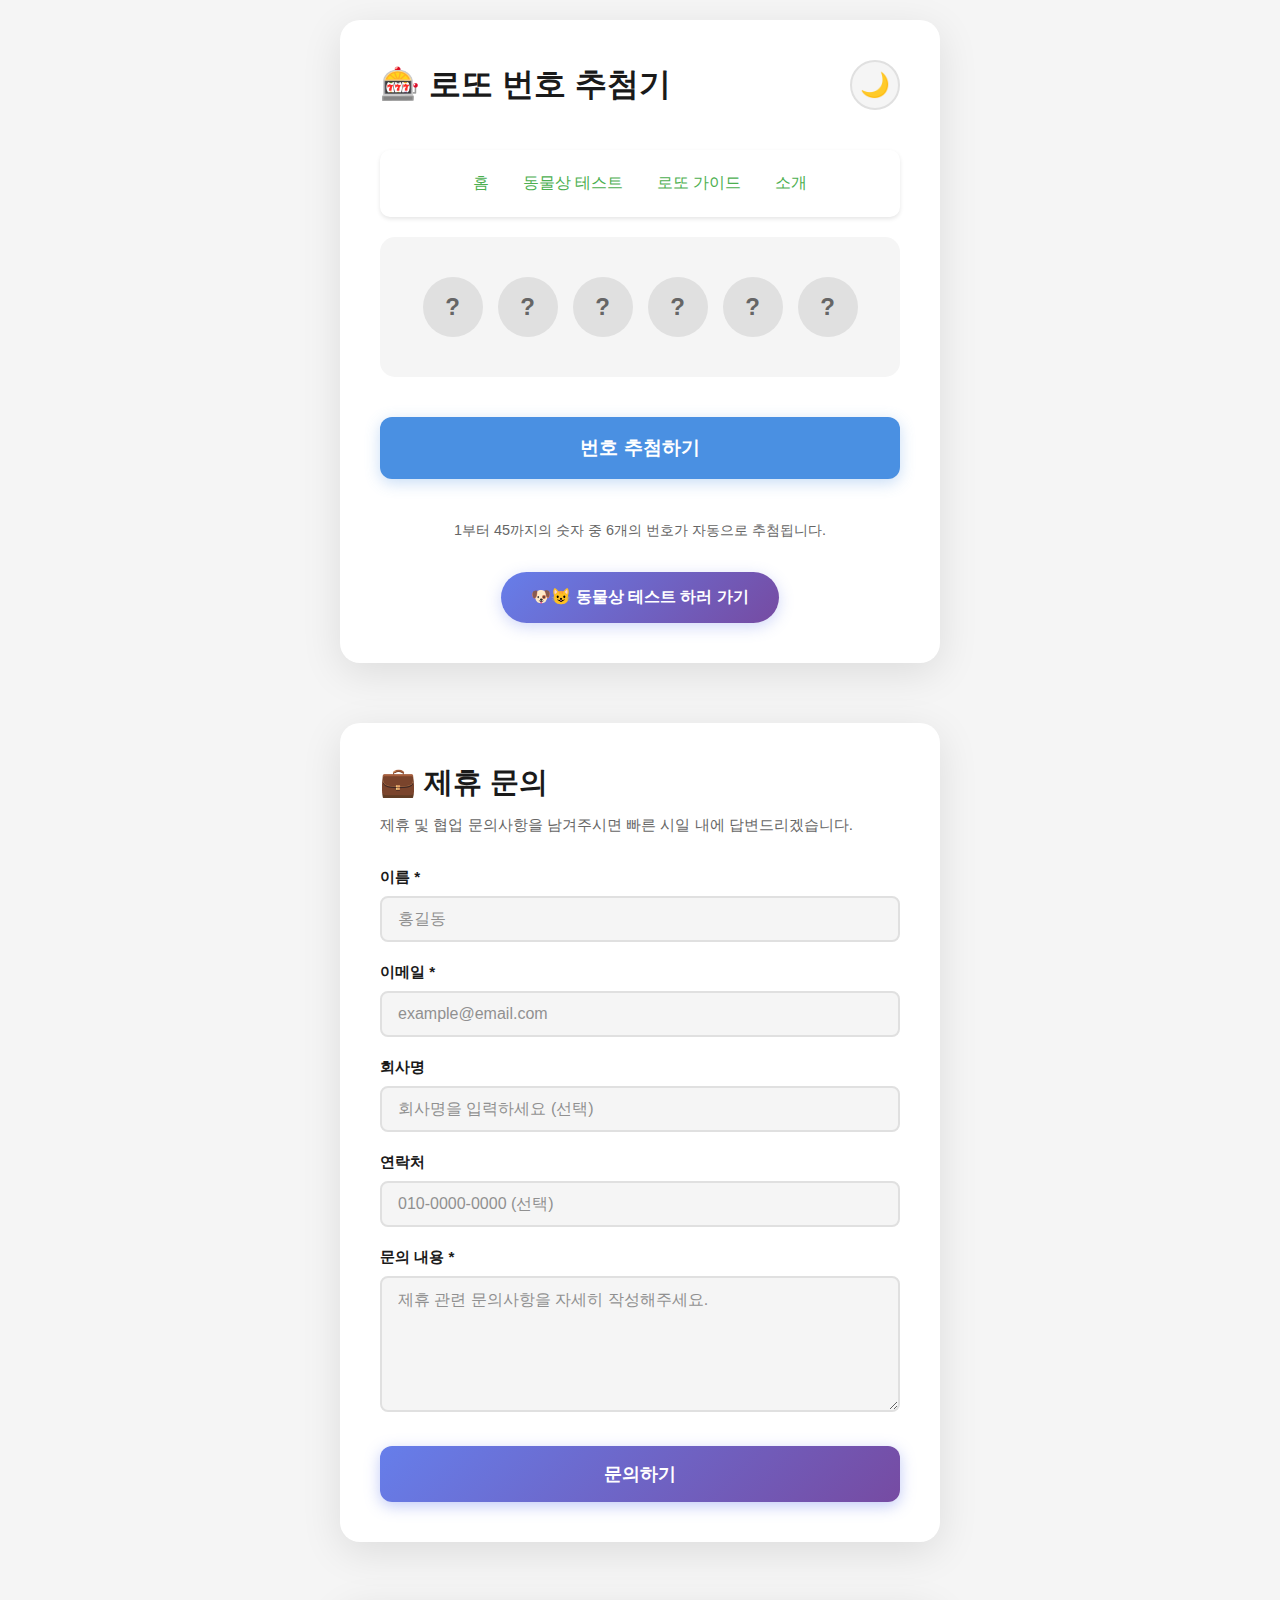
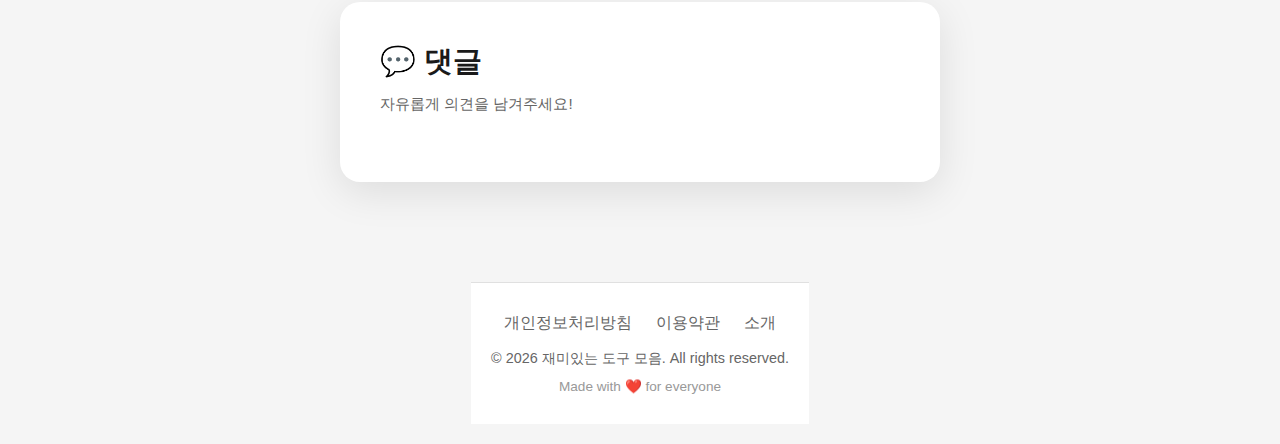
<file: index.html>
<!doctype html>
<html lang="ko">
<head>
  <meta charset="UTF-8" />
  <meta name="viewport" content="width=device-width, initial-scale=1.0" />
  <meta name="google-adsense-account" content="ca-pub-5788486798132209">
  <title>로또 번호 추첨기</title>
  <link href='/style.css' rel='stylesheet'>
  <script async src="https://pagead2.googlesyndication.com/pagead/js/adsbygoogle.js?client=ca-pub-5788486798132209"
     crossorigin="anonymous"></script>
</head>
<body>
  <div class="container">
    <header>
      <h1>🎰 로또 번호 추첨기</h1>
      <button class="theme-toggle" id="themeToggle" aria-label="테마 전환">
        <span class="icon">🌙</span>
      </button>
    </header>

    <nav class="nav-menu">
      <a href="/">홈</a>
      <a href="/animal-test.html">동물상 테스트</a>
      <a href="/lotto-guide.html">로또 가이드</a>
      <a href="/about.html">소개</a>
    </nav>

    <main>
      <div class="lottery-display" id="lotteryDisplay">
        <div class="number-placeholder">
          <span>?</span>
          <span>?</span>
          <span>?</span>
          <span>?</span>
          <span>?</span>
          <span>?</span>
        </div>
      </div>

      <button class="generate-btn" id="generateBtn">
        <span>번호 추첨하기</span>
      </button>

      <div class="info">
        <p>1부터 45까지의 숫자 중 6개의 번호가 자동으로 추첨됩니다.</p>
      </div>

      <div style="text-align: center; margin-top: 30px;">
        <a href="/animal-test.html" style="display: inline-block; background: linear-gradient(135deg, #667eea 0%, #764ba2 100%); color: white; padding: 15px 30px; border-radius: 50px; text-decoration: none; font-weight: bold; transition: transform 0.2s ease, box-shadow 0.2s ease; box-shadow: 0 4px 15px rgba(102, 126, 234, 0.3);">
          🐶😺 동물상 테스트 하러 가기
        </a>
      </div>
    </main>
  </div>

  <!-- Partnership Inquiry Form Section -->
  <div class="container form-container">
    <section class="partnership-section">
      <h2>💼 제휴 문의</h2>
      <p class="form-description">제휴 및 협업 문의사항을 남겨주시면 빠른 시일 내에 답변드리겠습니다.</p>

      <form id="partnershipForm" action="https://formspree.io/f/xwvnoalk" method="POST">
        <div class="form-group">
          <label for="name">이름 *</label>
          <input type="text" id="name" name="name" required placeholder="홍길동">
        </div>

        <div class="form-group">
          <label for="email">이메일 *</label>
          <input type="email" id="email" name="email" required placeholder="example@email.com">
        </div>

        <div class="form-group">
          <label for="company">회사명</label>
          <input type="text" id="company" name="company" placeholder="회사명을 입력하세요 (선택)">
        </div>

        <div class="form-group">
          <label for="phone">연락처</label>
          <input type="tel" id="phone" name="phone" placeholder="010-0000-0000 (선택)">
        </div>

        <div class="form-group">
          <label for="message">문의 내용 *</label>
          <textarea id="message" name="message" rows="6" required placeholder="제휴 관련 문의사항을 자세히 작성해주세요."></textarea>
        </div>

        <button type="submit" class="submit-btn" id="submitBtn">
          <span>문의하기</span>
        </button>

        <div id="formStatus" class="form-status"></div>
      </form>
    </section>
  </div>

  <!-- Disqus Comments Section -->
  <div class="container comments-container">
    <section class="comments-section">
      <h2>💬 댓글</h2>
      <p class="comments-description">자유롭게 의견을 남겨주세요!</p>

      <div id="disqus_thread"></div>
      <script>
        /**
        *  RECOMMENDED CONFIGURATION VARIABLES: EDIT AND UNCOMMENT THE SECTION BELOW TO INSERT DYNAMIC VALUES FROM YOUR PLATFORM OR CMS.
        *  LEARN WHY DEFINING THESE VARIABLES IS IMPORTANT: https://disqus.com/admin/universalcode/#configuration-variables    */
        /*
        var disqus_config = function () {
        this.page.url = PAGE_URL;  // Replace PAGE_URL with your page's canonical URL variable
        this.page.identifier = PAGE_IDENTIFIER; // Replace PAGE_IDENTIFIER with your page's unique identifier variable
        };
        */
        (function() { // DON'T EDIT BELOW THIS LINE
        var d = document, s = d.createElement('script');
        s.src = 'https://sh-product.disqus.com/embed.js';
        s.setAttribute('data-timestamp', +new Date());
        (d.head || d.body).appendChild(s);
        })();
      </script>
      <noscript>Please enable JavaScript to view the <a href="https://disqus.com/?ref_noscript">comments powered by Disqus.</a></noscript>
    </section>
  </div>

  <footer>
    <div style="max-width: 900px; margin: 0 auto;">
      <p style="margin-bottom: 15px;">
        <a href="/privacy.html">개인정보처리방침</a>
        <a href="/terms.html">이용약관</a>
        <a href="/about.html">소개</a>
      </p>
      <p class="footer-copyright">
        © 2026 재미있는 도구 모음. All rights reserved.
      </p>
      <p class="footer-tagline">
        Made with ❤️ for everyone
      </p>
    </div>
  </footer>

  <script defer type="text/javascript" src="/main.js"></script>
</body>
</html>
</file>
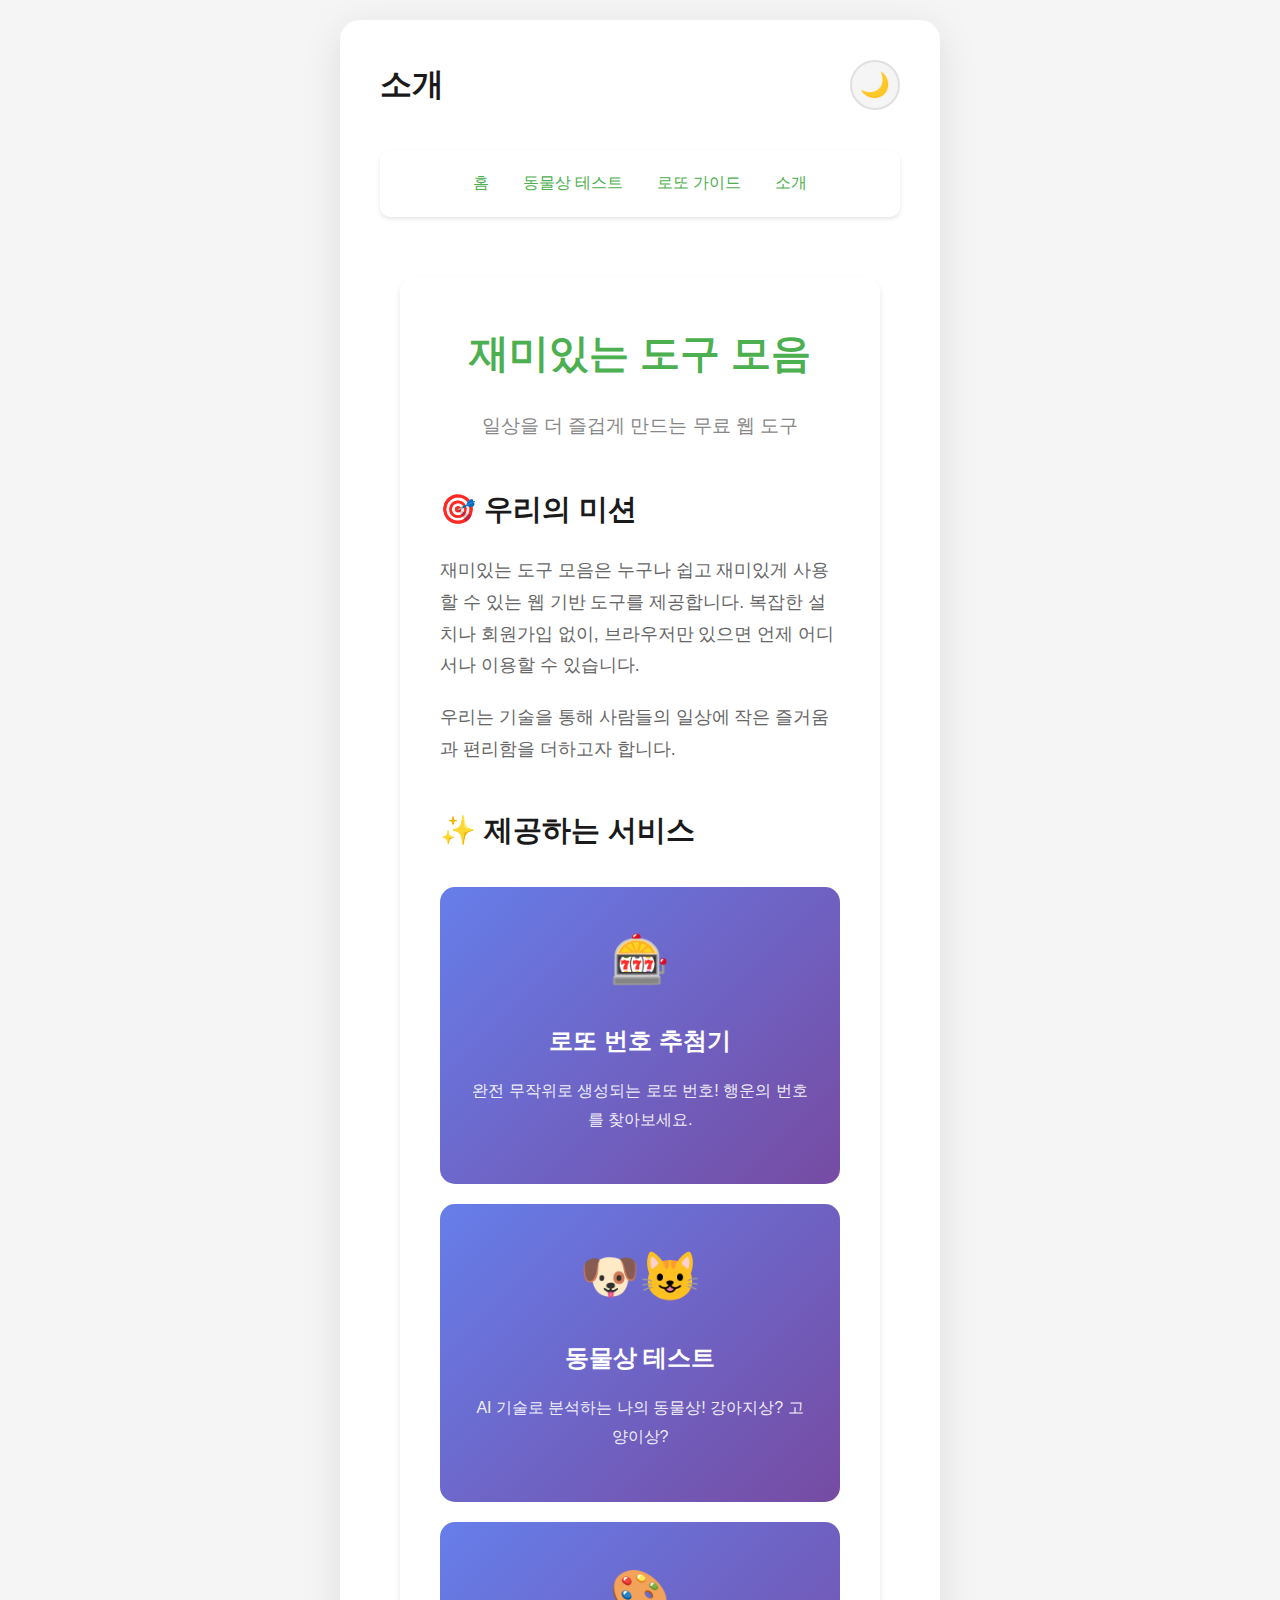
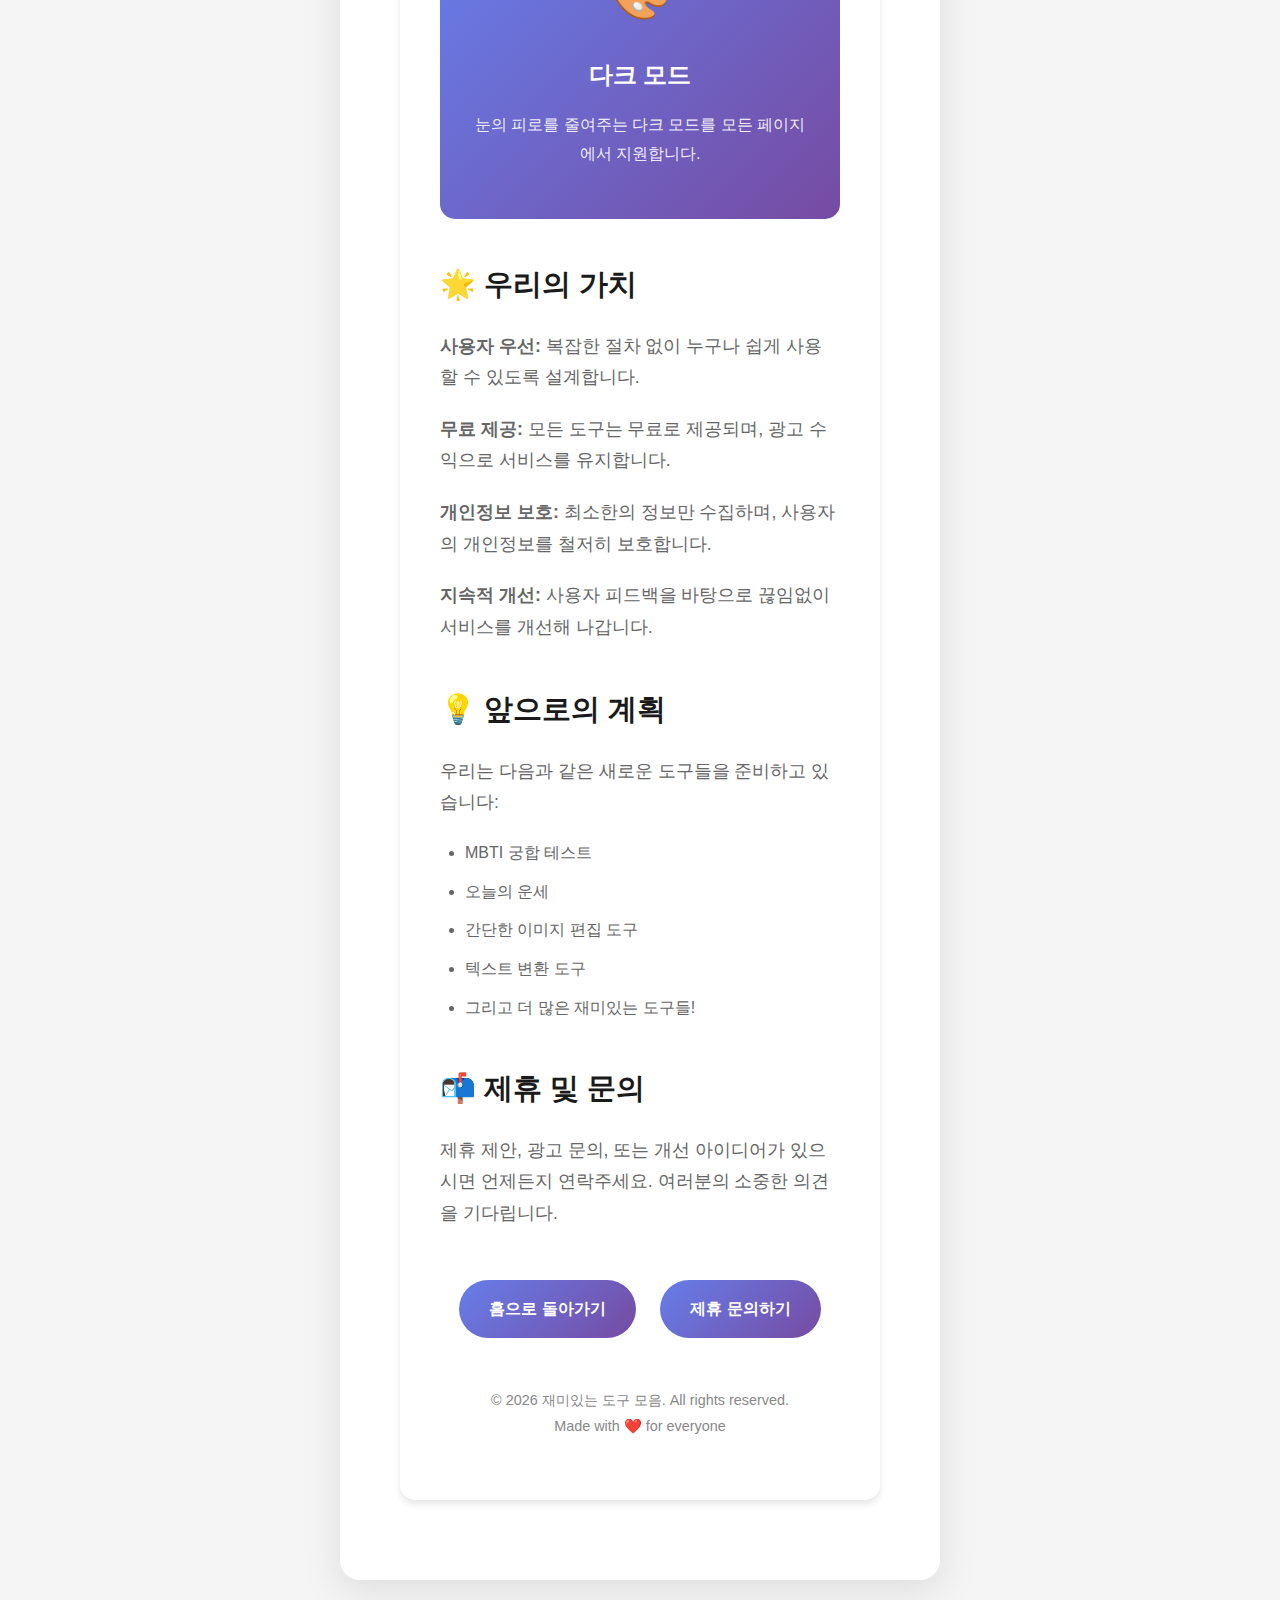
<file: about.html>
<!doctype html>
<html lang="ko">
<head>
  <meta charset="UTF-8" />
  <meta name="viewport" content="width=device-width, initial-scale=1.0" />
  <meta name="google-adsense-account" content="ca-pub-5788486798132209">
  <title>소개 | 재미있는 도구 모음</title>
  <link href='/style.css' rel='stylesheet'>
  <script async src="https://pagead2.googlesyndication.com/pagead/js/adsbygoogle.js?client=ca-pub-5788486798132209"
     crossorigin="anonymous"></script>
  <style>
    .about-container {
      max-width: 900px;
      margin: 0 auto;
      padding: 40px 20px;
    }
    .about-content {
      background: var(--card-bg);
      border-radius: 15px;
      padding: 40px;
      box-shadow: 0 4px 6px var(--shadow);
      line-height: 1.8;
    }
    .about-content h1 {
      font-size: 2.5rem;
      margin-bottom: 20px;
      color: var(--primary-color);
      text-align: center;
    }
    .about-content h2 {
      font-size: 1.8rem;
      margin-top: 40px;
      margin-bottom: 20px;
      color: var(--text-primary);
    }
    .about-content p {
      margin-bottom: 20px;
      color: var(--text-secondary);
      font-size: 1.1rem;
    }

    .about-content ul {
      padding-left: 25px;
    }

    .about-content li {
      color: var(--text-secondary);
      margin-bottom: 10px;
    }
    .feature-grid {
      display: grid;
      grid-template-columns: repeat(auto-fit, minmax(250px, 1fr));
      gap: 20px;
      margin: 30px 0;
    }
    .feature-card {
      background: linear-gradient(135deg, #667eea 0%, #764ba2 100%);
      color: white;
      padding: 30px;
      border-radius: 15px;
      text-align: center;
      transition: transform 0.2s ease;
    }
    .feature-card:hover {
      transform: translateY(-5px);
    }
    .feature-card h3 {
      font-size: 1.5rem;
      margin-bottom: 15px;
    }
    .feature-card p {
      color: rgba(255, 255, 255, 0.9);
      font-size: 1rem;
    }
    .emoji-large {
      font-size: 3rem;
      margin-bottom: 15px;
    }
    .cta-buttons {
      text-align: center;
      margin-top: 40px;
    }
    .cta-buttons a {
      display: inline-block;
      background: linear-gradient(135deg, #667eea 0%, #764ba2 100%);
      color: white;
      padding: 15px 30px;
      border-radius: 50px;
      text-decoration: none;
      font-weight: bold;
      margin: 10px;
      transition: transform 0.2s ease, box-shadow 0.2s ease;
    }
    .cta-buttons a:hover {
      transform: translateY(-2px);
      box-shadow: 0 6px 20px rgba(102, 126, 234, 0.4);
    }

    @media (max-width: 768px) {
      .about-content {
        padding: 30px 20px;
      }

      .about-content h1 {
        font-size: 2rem;
      }

      .about-content h2 {
        font-size: 1.5rem;
      }

      .feature-grid {
        grid-template-columns: 1fr;
      }

      .cta-buttons a {
        display: block;
        margin: 10px auto;
        max-width: 300px;
      }
    }

    @media (max-width: 480px) {
      .about-content {
        padding: 20px 15px;
      }

      .about-content h1 {
        font-size: 1.8rem;
      }

      .about-content h2 {
        font-size: 1.3rem;
      }

      .feature-card {
        padding: 20px;
      }

      .emoji-large {
        font-size: 2.5rem;
      }

      .feature-card h3 {
        font-size: 1.3rem;
      }
    }
  </style>
</head>
<body>
  <div class="container">
    <header>
      <h1>소개</h1>
      <button class="theme-toggle" id="themeToggle" aria-label="테마 전환">
        <span class="icon">🌙</span>
      </button>
    </header>

    <nav class="nav-menu">
      <a href="/">홈</a>
      <a href="/animal-test.html">동물상 테스트</a>
      <a href="/lotto-guide.html">로또 가이드</a>
      <a href="/about.html">소개</a>
    </nav>

    <div class="about-container">
      <div class="about-content">
        <h1>재미있는 도구 모음</h1>
        <p style="text-align: center; font-size: 1.2rem; color: #888;">일상을 더 즐겁게 만드는 무료 웹 도구</p>

        <h2>🎯 우리의 미션</h2>
        <p>재미있는 도구 모음은 누구나 쉽고 재미있게 사용할 수 있는 웹 기반 도구를 제공합니다. 복잡한 설치나 회원가입 없이, 브라우저만 있으면 언제 어디서나 이용할 수 있습니다.</p>
        <p>우리는 기술을 통해 사람들의 일상에 작은 즐거움과 편리함을 더하고자 합니다.</p>

        <h2>✨ 제공하는 서비스</h2>
        <div class="feature-grid">
          <div class="feature-card">
            <div class="emoji-large">🎰</div>
            <h3>로또 번호 추첨기</h3>
            <p>완전 무작위로 생성되는 로또 번호! 행운의 번호를 찾아보세요.</p>
          </div>
          <div class="feature-card">
            <div class="emoji-large">🐶😺</div>
            <h3>동물상 테스트</h3>
            <p>AI 기술로 분석하는 나의 동물상! 강아지상? 고양이상?</p>
          </div>
          <div class="feature-card">
            <div class="emoji-large">🎨</div>
            <h3>다크 모드</h3>
            <p>눈의 피로를 줄여주는 다크 모드를 모든 페이지에서 지원합니다.</p>
          </div>
        </div>

        <h2>🌟 우리의 가치</h2>
        <p><strong>사용자 우선:</strong> 복잡한 절차 없이 누구나 쉽게 사용할 수 있도록 설계합니다.</p>
        <p><strong>무료 제공:</strong> 모든 도구는 무료로 제공되며, 광고 수익으로 서비스를 유지합니다.</p>
        <p><strong>개인정보 보호:</strong> 최소한의 정보만 수집하며, 사용자의 개인정보를 철저히 보호합니다.</p>
        <p><strong>지속적 개선:</strong> 사용자 피드백을 바탕으로 끊임없이 서비스를 개선해 나갑니다.</p>

        <h2>💡 앞으로의 계획</h2>
        <p>우리는 다음과 같은 새로운 도구들을 준비하고 있습니다:</p>
        <ul>
          <li>MBTI 궁합 테스트</li>
          <li>오늘의 운세</li>
          <li>간단한 이미지 편집 도구</li>
          <li>텍스트 변환 도구</li>
          <li>그리고 더 많은 재미있는 도구들!</li>
        </ul>

        <h2>📬 제휴 및 문의</h2>
        <p>제휴 제안, 광고 문의, 또는 개선 아이디어가 있으시면 언제든지 연락주세요. 여러분의 소중한 의견을 기다립니다.</p>

        <div class="cta-buttons">
          <a href="/">홈으로 돌아가기</a>
          <a href="/#partnershipForm">제휴 문의하기</a>
        </div>

        <p style="text-align: center; margin-top: 40px; color: #888; font-size: 0.9rem;">
          © 2026 재미있는 도구 모음. All rights reserved.<br>
          Made with ❤️ for everyone
        </p>
      </div>
    </div>
  </div>

  <script defer type="text/javascript" src="/main.js"></script>
</body>
</html>
</file>
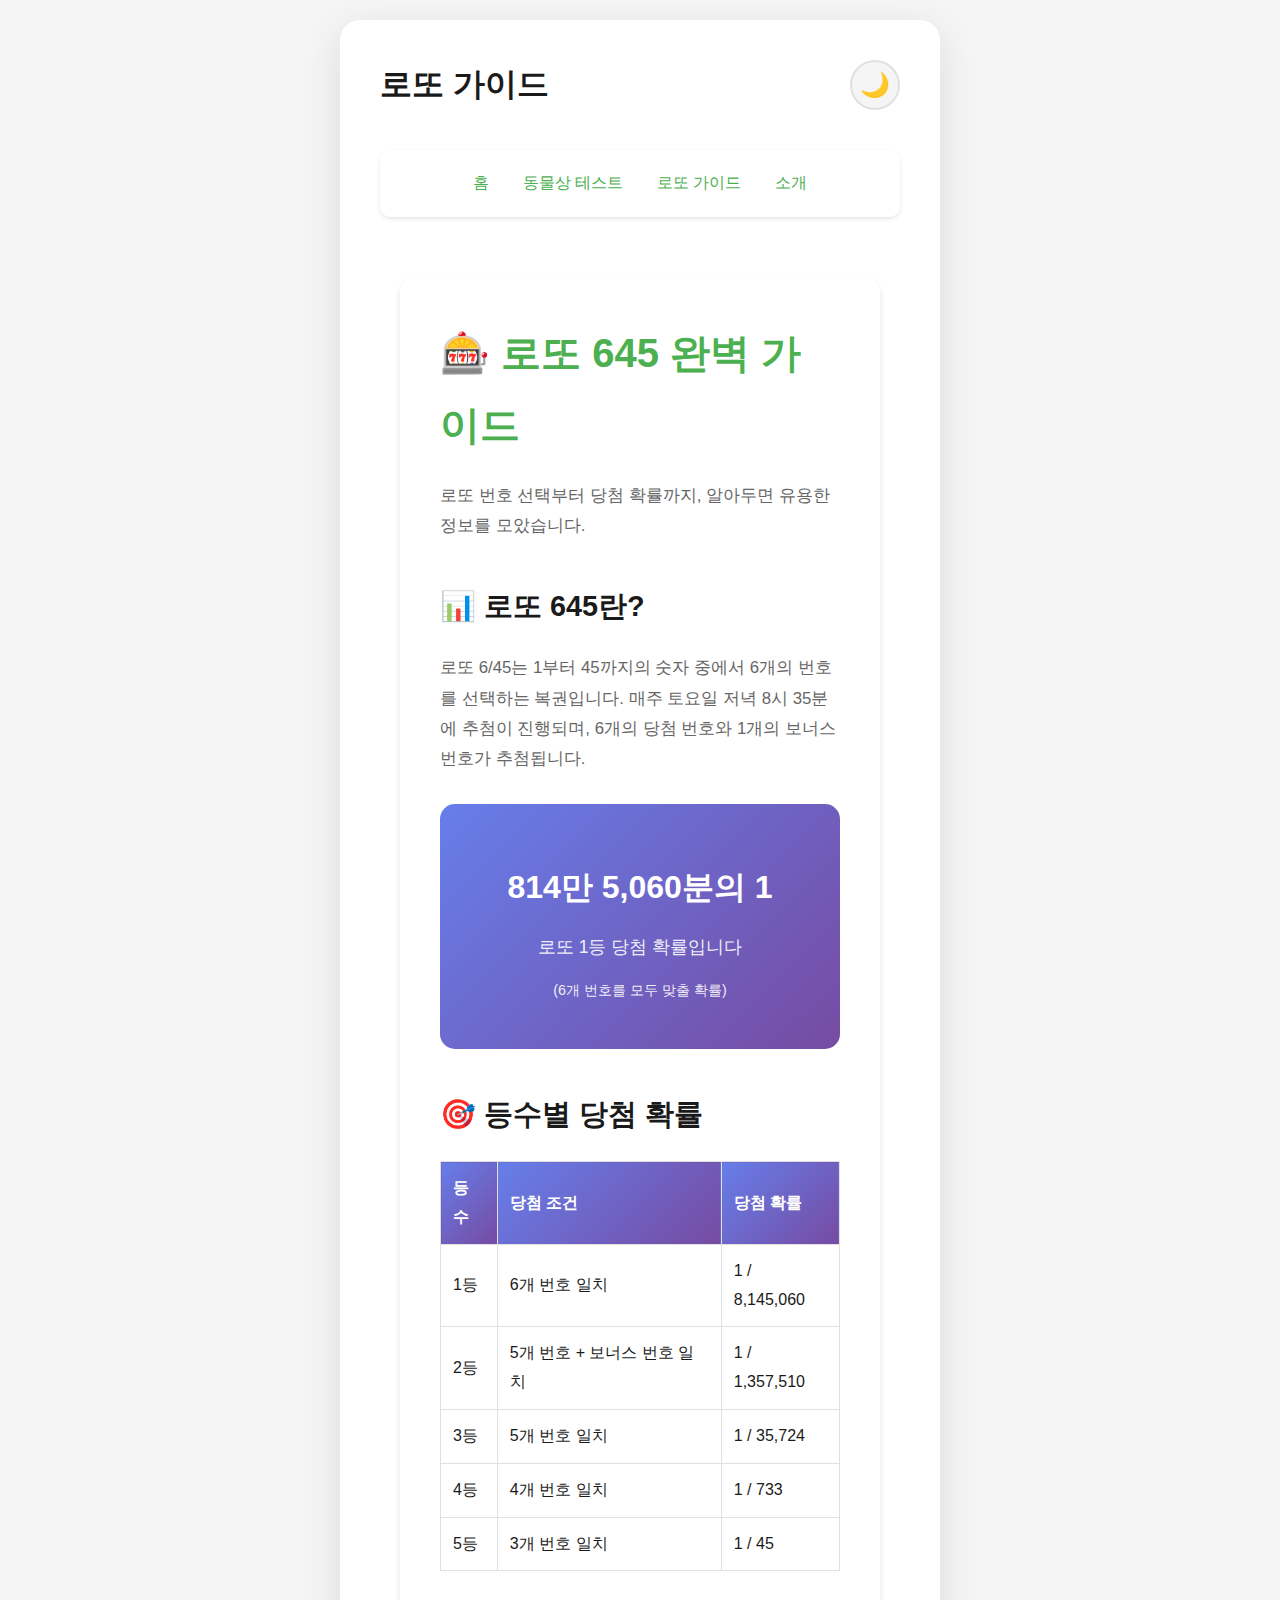
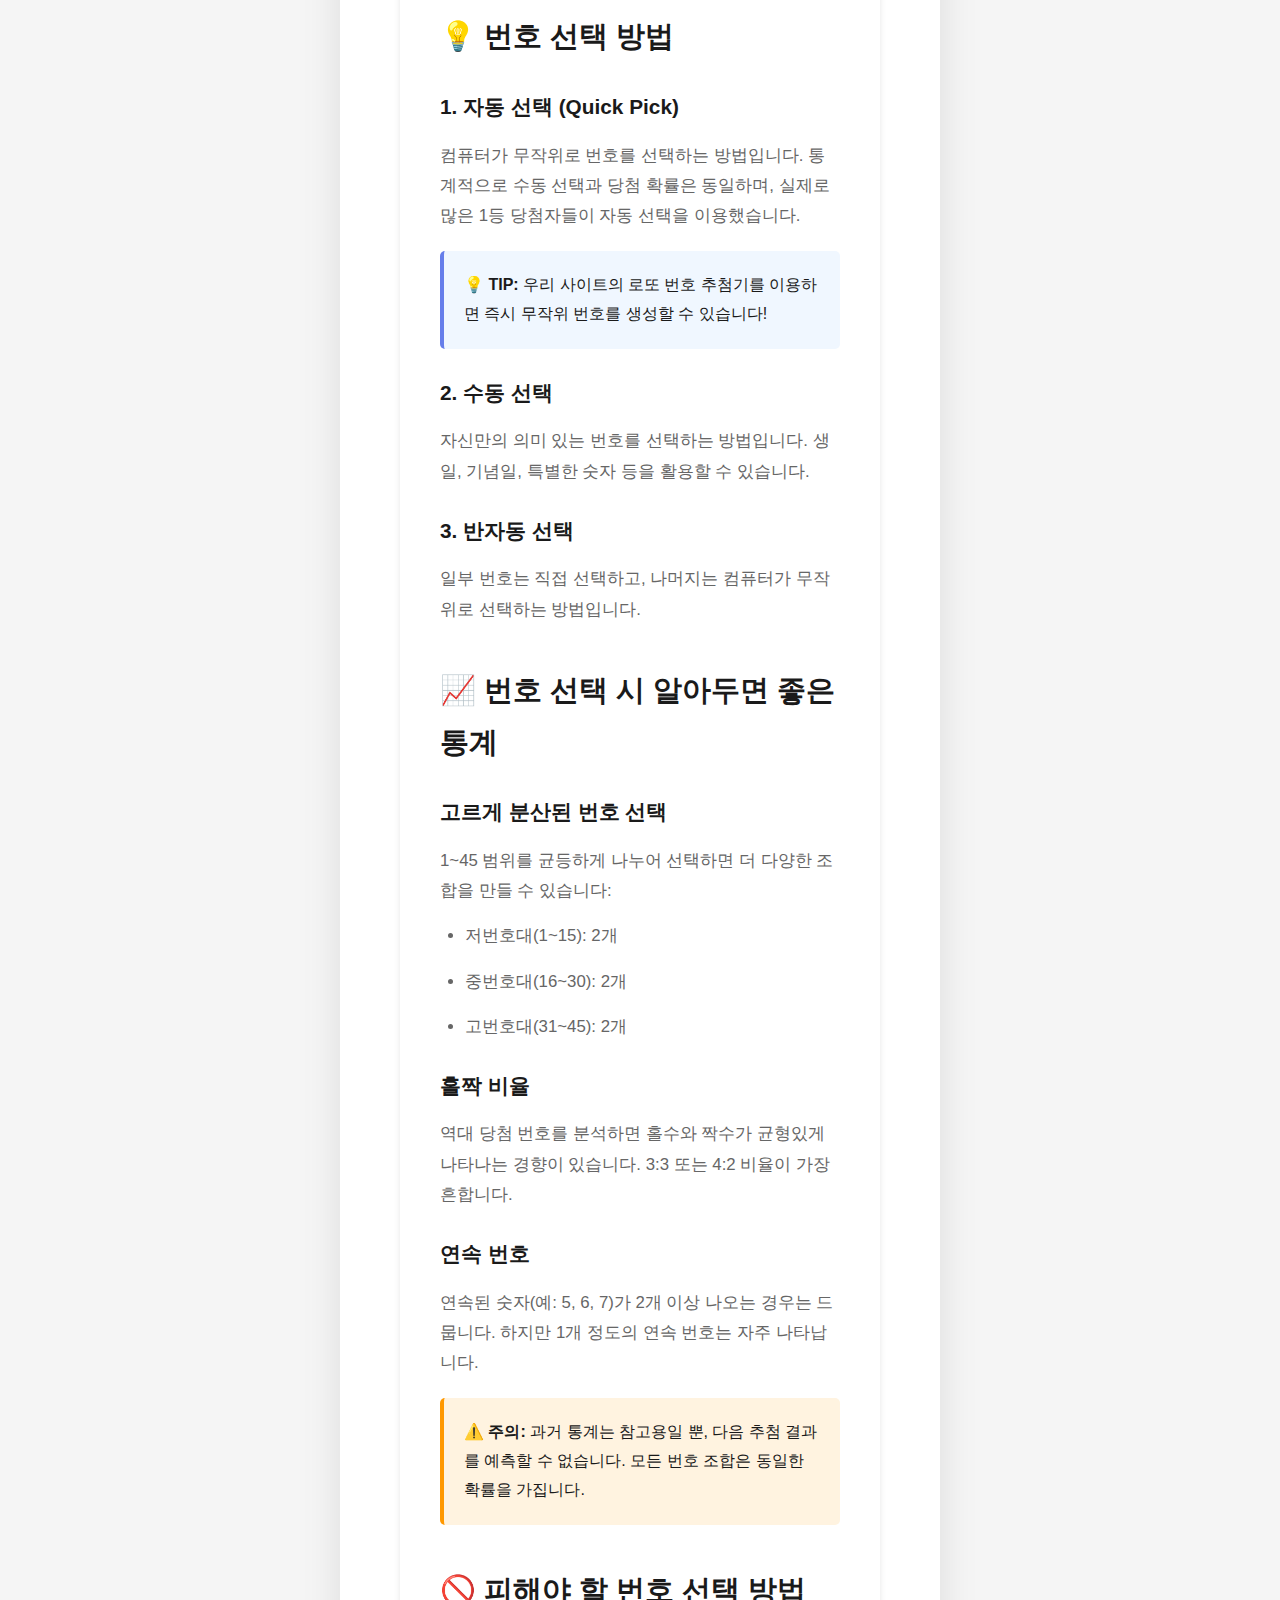
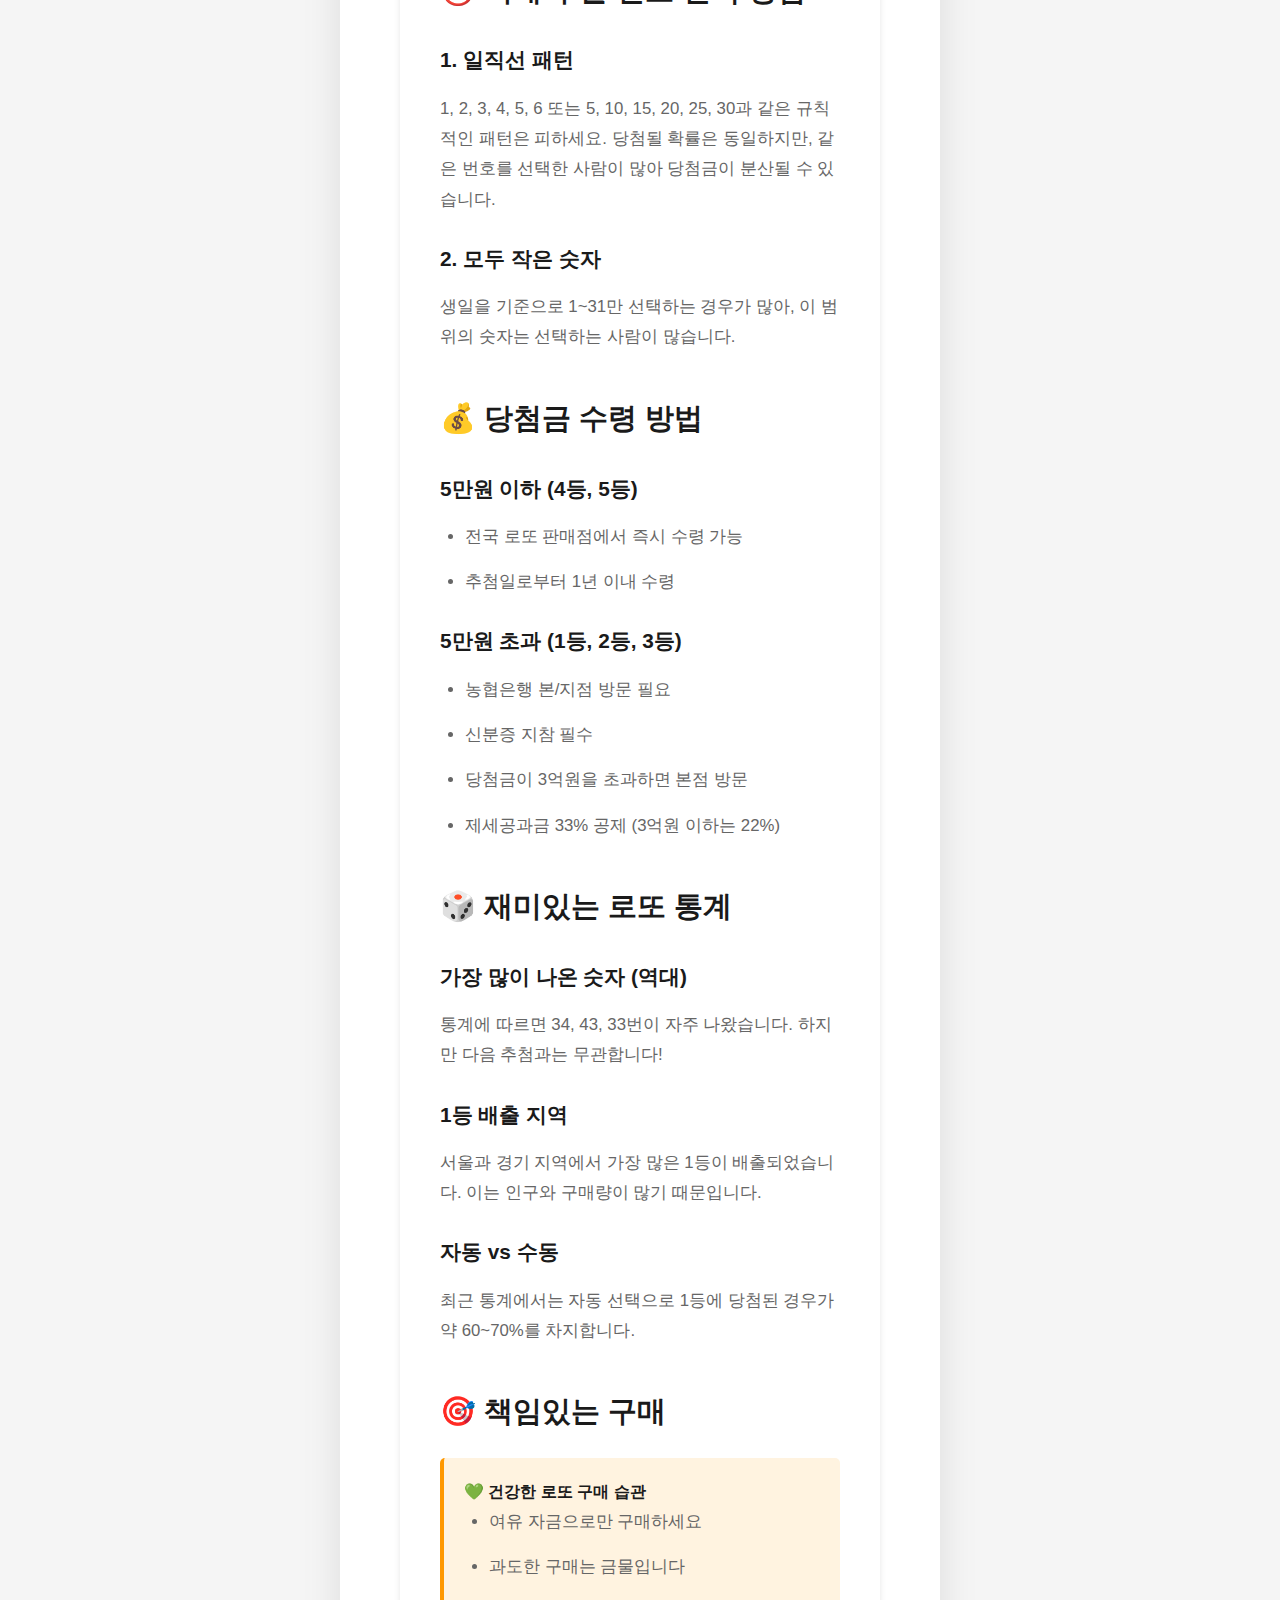
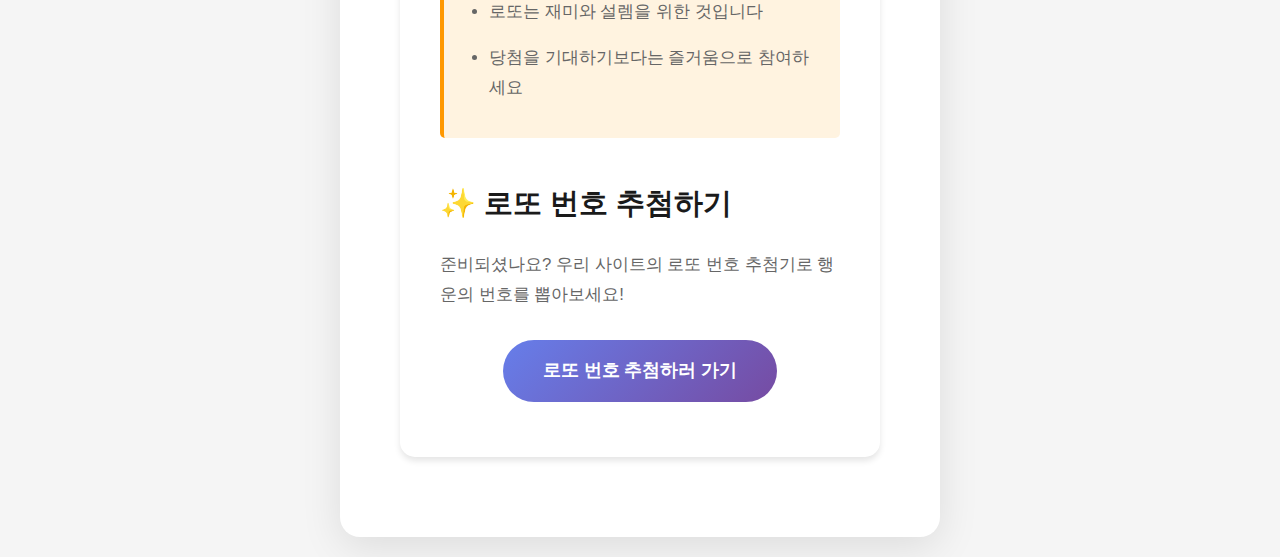
<file: lotto-guide.html>
<!doctype html>
<html lang="ko">
<head>
  <meta charset="UTF-8" />
  <meta name="viewport" content="width=device-width, initial-scale=1.0" />
  <meta name="google-adsense-account" content="ca-pub-5788486798132209">
  <title>로또 번호 추첨 가이드 | 재미있는 도구 모음</title>
  <meta name="description" content="로또 645 당첨 확률, 통계, 번호 선택 방법 등 유용한 정보를 제공합니다.">
  <link href='/style.css' rel='stylesheet'>
  <script async src="https://pagead2.googlesyndication.com/pagead/js/adsbygoogle.js?client=ca-pub-5788486798132209"
     crossorigin="anonymous"></script>
  <style>
    .guide-container {
      max-width: 900px;
      margin: 0 auto;
      padding: 40px 20px;
    }
    .guide-content {
      background: var(--card-bg);
      border-radius: 15px;
      padding: 40px;
      box-shadow: 0 4px 6px var(--shadow);
      line-height: 1.8;
    }
    .guide-content h1 {
      font-size: 2.5rem;
      margin-bottom: 20px;
      color: var(--primary-color);
    }
    .guide-content h2 {
      font-size: 1.8rem;
      margin-top: 40px;
      margin-bottom: 20px;
      color: var(--text-primary);
    }
    .guide-content h3 {
      font-size: 1.3rem;
      margin-top: 25px;
      margin-bottom: 15px;
      color: var(--text-primary);
    }
    .guide-content p, .guide-content li {
      margin-bottom: 15px;
      color: var(--text-secondary);
      font-size: 1.05rem;
    }
    .guide-content ul, .guide-content ol {
      padding-left: 25px;
    }
    .stat-box {
      background: linear-gradient(135deg, #667eea 0%, #764ba2 100%);
      color: white;
      padding: 30px;
      border-radius: 15px;
      margin: 30px 0;
      text-align: center;
    }
    .stat-box h3 {
      color: white;
      font-size: 2rem;
      margin-bottom: 15px;
    }
    .stat-box p {
      color: rgba(255, 255, 255, 0.9);
      font-size: 1.1rem;
    }
    .tip-box {
      background: #f0f7ff;
      border-left: 4px solid #667eea;
      padding: 20px;
      margin: 20px 0;
      border-radius: 5px;
    }

    [data-theme="dark"] .tip-box {
      background: rgba(102, 126, 234, 0.15);
      color: var(--text-primary);
    }

    .warning-box {
      background: #fff3e0;
      border-left: 4px solid #ff9800;
      padding: 20px;
      margin: 20px 0;
      border-radius: 5px;
    }

    [data-theme="dark"] .warning-box {
      background: rgba(255, 152, 0, 0.15);
      color: var(--text-primary);
    }
    table {
      width: 100%;
      border-collapse: collapse;
      margin: 20px 0;
    }
    th, td {
      border: 1px solid var(--border-color);
      padding: 12px;
      text-align: left;
      color: var(--text-primary);
    }
    th {
      background: linear-gradient(135deg, #667eea 0%, #764ba2 100%);
      color: white;
    }

    [data-theme="dark"] td {
      background: var(--bg-secondary);
    }

    @media (max-width: 768px) {
      .guide-content {
        padding: 30px 20px;
      }

      .guide-content h1 {
        font-size: 2rem;
      }

      .guide-content h2 {
        font-size: 1.5rem;
      }

      table {
        font-size: 0.9rem;
      }

      th, td {
        padding: 8px;
      }
    }

    @media (max-width: 480px) {
      .guide-content {
        padding: 20px 15px;
      }

      .guide-content h1 {
        font-size: 1.8rem;
      }

      .guide-content h2 {
        font-size: 1.3rem;
      }

      .guide-content h3 {
        font-size: 1.1rem;
      }

      .stat-box h3 {
        font-size: 1.5rem;
      }

      table {
        font-size: 0.85rem;
      }

      th, td {
        padding: 6px;
      }
    }
  </style>
</head>
<body>
  <div class="container">
    <header>
      <h1>로또 가이드</h1>
      <button class="theme-toggle" id="themeToggle" aria-label="테마 전환">
        <span class="icon">🌙</span>
      </button>
    </header>

    <nav class="nav-menu">
      <a href="/">홈</a>
      <a href="/animal-test.html">동물상 테스트</a>
      <a href="/lotto-guide.html">로또 가이드</a>
      <a href="/about.html">소개</a>
    </nav>

    <div class="guide-container">
      <div class="guide-content">
        <h1>🎰 로또 645 완벽 가이드</h1>
        <p>로또 번호 선택부터 당첨 확률까지, 알아두면 유용한 정보를 모았습니다.</p>

        <h2>📊 로또 645란?</h2>
        <p>로또 6/45는 1부터 45까지의 숫자 중에서 6개의 번호를 선택하는 복권입니다. 매주 토요일 저녁 8시 35분에 추첨이 진행되며, 6개의 당첨 번호와 1개의 보너스 번호가 추첨됩니다.</p>

        <div class="stat-box">
          <h3>814만 5,060분의 1</h3>
          <p>로또 1등 당첨 확률입니다</p>
          <p style="font-size: 0.9rem;">(6개 번호를 모두 맞출 확률)</p>
        </div>

        <h2>🎯 등수별 당첨 확률</h2>
        <table>
          <thead>
            <tr>
              <th>등수</th>
              <th>당첨 조건</th>
              <th>당첨 확률</th>
            </tr>
          </thead>
          <tbody>
            <tr>
              <td>1등</td>
              <td>6개 번호 일치</td>
              <td>1 / 8,145,060</td>
            </tr>
            <tr>
              <td>2등</td>
              <td>5개 번호 + 보너스 번호 일치</td>
              <td>1 / 1,357,510</td>
            </tr>
            <tr>
              <td>3등</td>
              <td>5개 번호 일치</td>
              <td>1 / 35,724</td>
            </tr>
            <tr>
              <td>4등</td>
              <td>4개 번호 일치</td>
              <td>1 / 733</td>
            </tr>
            <tr>
              <td>5등</td>
              <td>3개 번호 일치</td>
              <td>1 / 45</td>
            </tr>
          </tbody>
        </table>

        <h2>💡 번호 선택 방법</h2>

        <h3>1. 자동 선택 (Quick Pick)</h3>
        <p>컴퓨터가 무작위로 번호를 선택하는 방법입니다. 통계적으로 수동 선택과 당첨 확률은 동일하며, 실제로 많은 1등 당첨자들이 자동 선택을 이용했습니다.</p>

        <div class="tip-box">
          <strong>💡 TIP:</strong> 우리 사이트의 로또 번호 추첨기를 이용하면 즉시 무작위 번호를 생성할 수 있습니다!
        </div>

        <h3>2. 수동 선택</h3>
        <p>자신만의 의미 있는 번호를 선택하는 방법입니다. 생일, 기념일, 특별한 숫자 등을 활용할 수 있습니다.</p>

        <h3>3. 반자동 선택</h3>
        <p>일부 번호는 직접 선택하고, 나머지는 컴퓨터가 무작위로 선택하는 방법입니다.</p>

        <h2>📈 번호 선택 시 알아두면 좋은 통계</h2>

        <h3>고르게 분산된 번호 선택</h3>
        <p>1~45 범위를 균등하게 나누어 선택하면 더 다양한 조합을 만들 수 있습니다:</p>
        <ul>
          <li>저번호대(1~15): 2개</li>
          <li>중번호대(16~30): 2개</li>
          <li>고번호대(31~45): 2개</li>
        </ul>

        <h3>홀짝 비율</h3>
        <p>역대 당첨 번호를 분석하면 홀수와 짝수가 균형있게 나타나는 경향이 있습니다. 3:3 또는 4:2 비율이 가장 흔합니다.</p>

        <h3>연속 번호</h3>
        <p>연속된 숫자(예: 5, 6, 7)가 2개 이상 나오는 경우는 드뭅니다. 하지만 1개 정도의 연속 번호는 자주 나타납니다.</p>

        <div class="warning-box">
          <strong>⚠️ 주의:</strong> 과거 통계는 참고용일 뿐, 다음 추첨 결과를 예측할 수 없습니다. 모든 번호 조합은 동일한 확률을 가집니다.
        </div>

        <h2>🚫 피해야 할 번호 선택 방법</h2>

        <h3>1. 일직선 패턴</h3>
        <p>1, 2, 3, 4, 5, 6 또는 5, 10, 15, 20, 25, 30과 같은 규칙적인 패턴은 피하세요. 당첨될 확률은 동일하지만, 같은 번호를 선택한 사람이 많아 당첨금이 분산될 수 있습니다.</p>

        <h3>2. 모두 작은 숫자</h3>
        <p>생일을 기준으로 1~31만 선택하는 경우가 많아, 이 범위의 숫자는 선택하는 사람이 많습니다.</p>

        <h2>💰 당첨금 수령 방법</h2>

        <h3>5만원 이하 (4등, 5등)</h3>
        <ul>
          <li>전국 로또 판매점에서 즉시 수령 가능</li>
          <li>추첨일로부터 1년 이내 수령</li>
        </ul>

        <h3>5만원 초과 (1등, 2등, 3등)</h3>
        <ul>
          <li>농협은행 본/지점 방문 필요</li>
          <li>신분증 지참 필수</li>
          <li>당첨금이 3억원을 초과하면 본점 방문</li>
          <li>제세공과금 33% 공제 (3억원 이하는 22%)</li>
        </ul>

        <h2>🎲 재미있는 로또 통계</h2>

        <h3>가장 많이 나온 숫자 (역대)</h3>
        <p>통계에 따르면 34, 43, 33번이 자주 나왔습니다. 하지만 다음 추첨과는 무관합니다!</p>

        <h3>1등 배출 지역</h3>
        <p>서울과 경기 지역에서 가장 많은 1등이 배출되었습니다. 이는 인구와 구매량이 많기 때문입니다.</p>

        <h3>자동 vs 수동</h3>
        <p>최근 통계에서는 자동 선택으로 1등에 당첨된 경우가 약 60~70%를 차지합니다.</p>

        <h2>🎯 책임있는 구매</h2>

        <div class="warning-box">
          <strong>💚 건강한 로또 구매 습관</strong>
          <ul>
            <li>여유 자금으로만 구매하세요</li>
            <li>과도한 구매는 금물입니다</li>
            <li>로또는 재미와 설렘을 위한 것입니다</li>
            <li>당첨을 기대하기보다는 즐거움으로 참여하세요</li>
          </ul>
        </div>

        <h2>✨ 로또 번호 추첨하기</h2>
        <p>준비되셨나요? 우리 사이트의 로또 번호 추첨기로 행운의 번호를 뽑아보세요!</p>

        <p style="text-align: center; margin-top: 30px;">
          <a href="/" style="display: inline-block; background: linear-gradient(135deg, #667eea 0%, #764ba2 100%); color: white; padding: 15px 40px; border-radius: 50px; text-decoration: none; font-weight: bold; font-size: 1.1rem;">로또 번호 추첨하러 가기</a>
        </p>
      </div>
    </div>
  </div>

  <script defer type="text/javascript" src="/main.js"></script>
</body>
</html>
</file>
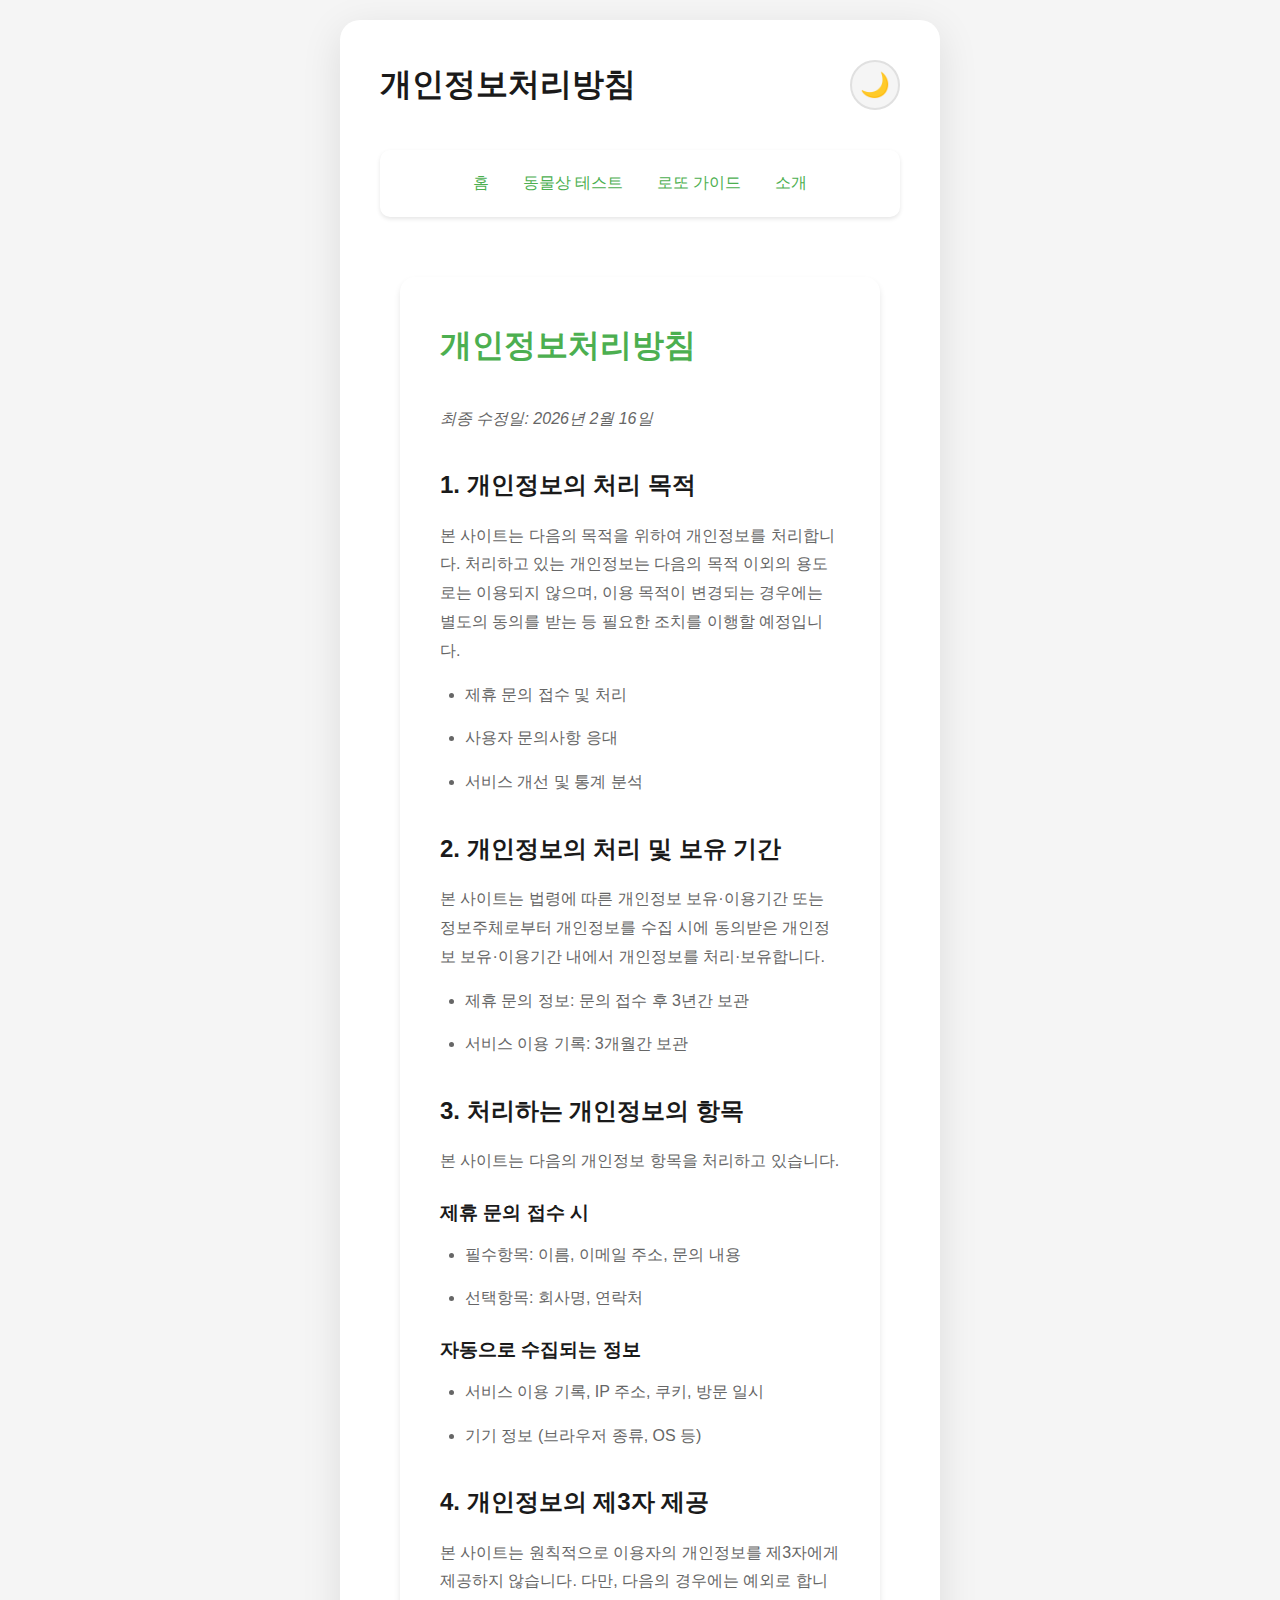
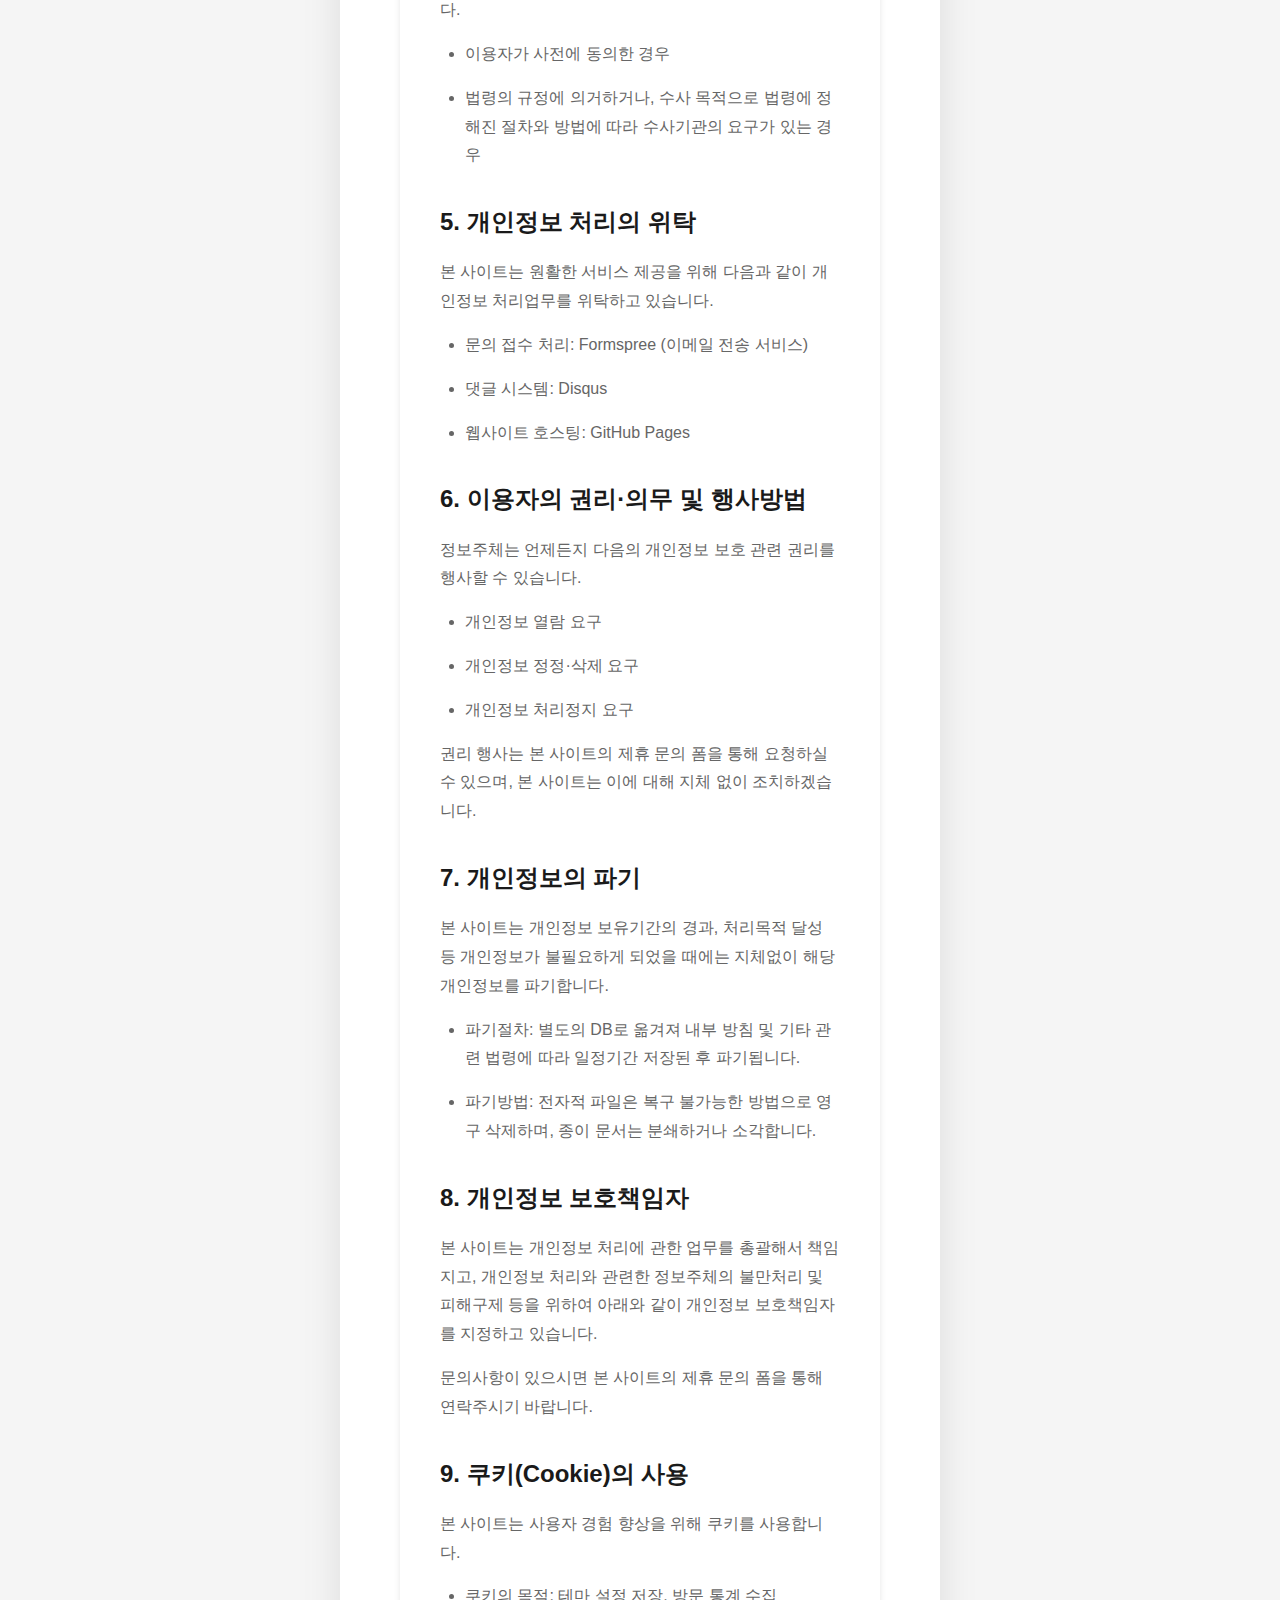
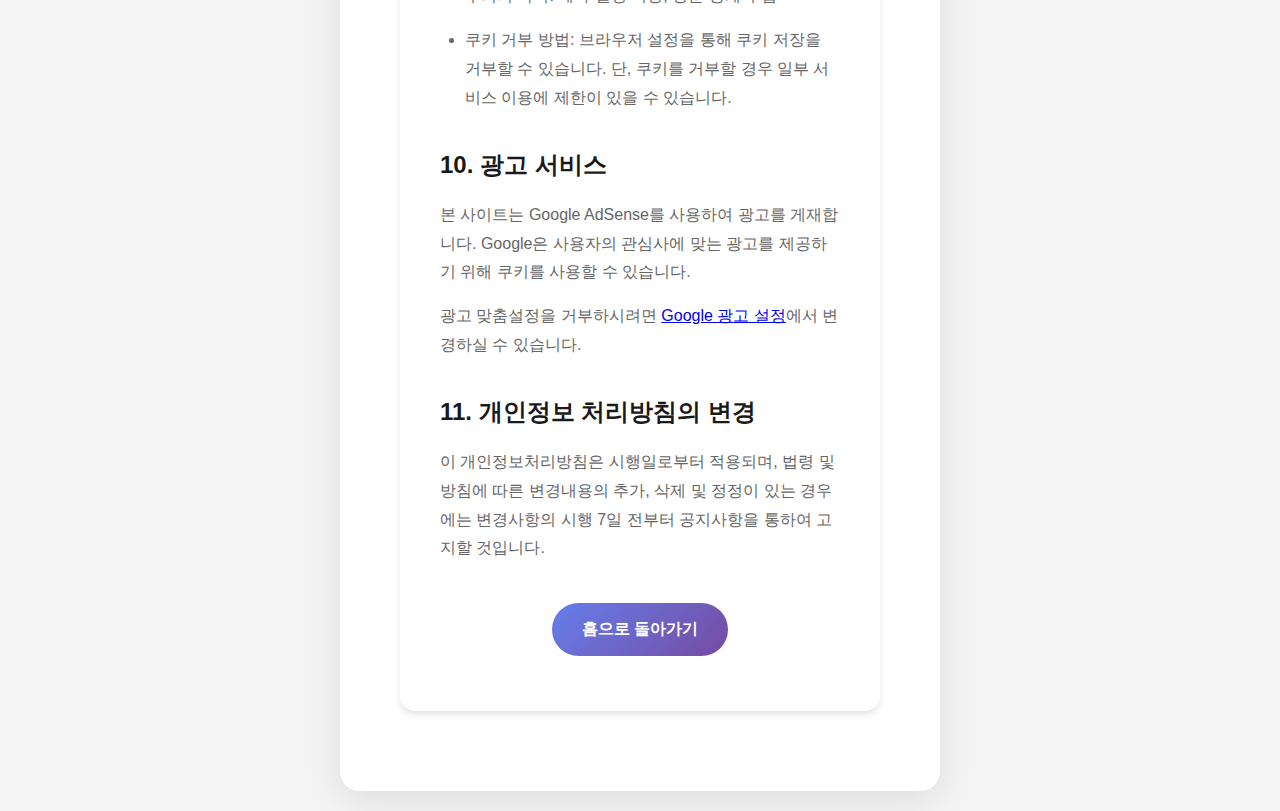
<file: privacy.html>
<!doctype html>
<html lang="ko">
<head>
  <meta charset="UTF-8" />
  <meta name="viewport" content="width=device-width, initial-scale=1.0" />
  <meta name="google-adsense-account" content="ca-pub-5788486798132209">
  <title>개인정보처리방침 | 재미있는 도구 모음</title>
  <link href='/style.css' rel='stylesheet'>
  <script async src="https://pagead2.googlesyndication.com/pagead/js/adsbygoogle.js?client=ca-pub-5788486798132209"
     crossorigin="anonymous"></script>
  <style>
    .policy-container {
      max-width: 900px;
      margin: 0 auto;
      padding: 40px 20px;
    }
    .policy-content {
      background: var(--card-bg);
      border-radius: 15px;
      padding: 40px;
      box-shadow: 0 4px 6px var(--shadow);
      line-height: 1.8;
    }
    .policy-content h1 {
      font-size: 2rem;
      margin-bottom: 30px;
      color: var(--primary-color);
    }
    .policy-content h2 {
      font-size: 1.5rem;
      margin-top: 30px;
      margin-bottom: 15px;
      color: var(--text-primary);
    }
    .policy-content h3 {
      font-size: 1.2rem;
      margin-top: 20px;
      margin-bottom: 10px;
      color: var(--text-primary);
    }
    .policy-content p, .policy-content li {
      margin-bottom: 15px;
      color: var(--text-secondary);
    }
    .policy-content ul {
      padding-left: 25px;
    }
    .last-updated {
      font-style: italic;
      color: var(--text-secondary);
      margin-bottom: 30px;
    }

    @media (max-width: 768px) {
      .policy-content {
        padding: 30px 20px;
      }

      .policy-content h1 {
        font-size: 1.7rem;
      }

      .policy-content h2 {
        font-size: 1.3rem;
      }
    }

    @media (max-width: 480px) {
      .policy-content {
        padding: 20px 15px;
      }

      .policy-content h1 {
        font-size: 1.5rem;
      }

      .policy-content h2 {
        font-size: 1.2rem;
      }

      .policy-content h3 {
        font-size: 1.1rem;
      }
    }
  </style>
</head>
<body>
  <div class="container">
    <header>
      <h1>개인정보처리방침</h1>
      <button class="theme-toggle" id="themeToggle" aria-label="테마 전환">
        <span class="icon">🌙</span>
      </button>
    </header>

    <nav class="nav-menu">
      <a href="/">홈</a>
      <a href="/animal-test.html">동물상 테스트</a>
      <a href="/lotto-guide.html">로또 가이드</a>
      <a href="/about.html">소개</a>
    </nav>

    <div class="policy-container">
      <div class="policy-content">
        <h1>개인정보처리방침</h1>
        <p class="last-updated">최종 수정일: 2026년 2월 16일</p>

        <h2>1. 개인정보의 처리 목적</h2>
        <p>본 사이트는 다음의 목적을 위하여 개인정보를 처리합니다. 처리하고 있는 개인정보는 다음의 목적 이외의 용도로는 이용되지 않으며, 이용 목적이 변경되는 경우에는 별도의 동의를 받는 등 필요한 조치를 이행할 예정입니다.</p>
        <ul>
          <li>제휴 문의 접수 및 처리</li>
          <li>사용자 문의사항 응대</li>
          <li>서비스 개선 및 통계 분석</li>
        </ul>

        <h2>2. 개인정보의 처리 및 보유 기간</h2>
        <p>본 사이트는 법령에 따른 개인정보 보유·이용기간 또는 정보주체로부터 개인정보를 수집 시에 동의받은 개인정보 보유·이용기간 내에서 개인정보를 처리·보유합니다.</p>
        <ul>
          <li>제휴 문의 정보: 문의 접수 후 3년간 보관</li>
          <li>서비스 이용 기록: 3개월간 보관</li>
        </ul>

        <h2>3. 처리하는 개인정보의 항목</h2>
        <p>본 사이트는 다음의 개인정보 항목을 처리하고 있습니다.</p>

        <h3>제휴 문의 접수 시</h3>
        <ul>
          <li>필수항목: 이름, 이메일 주소, 문의 내용</li>
          <li>선택항목: 회사명, 연락처</li>
        </ul>

        <h3>자동으로 수집되는 정보</h3>
        <ul>
          <li>서비스 이용 기록, IP 주소, 쿠키, 방문 일시</li>
          <li>기기 정보 (브라우저 종류, OS 등)</li>
        </ul>

        <h2>4. 개인정보의 제3자 제공</h2>
        <p>본 사이트는 원칙적으로 이용자의 개인정보를 제3자에게 제공하지 않습니다. 다만, 다음의 경우에는 예외로 합니다.</p>
        <ul>
          <li>이용자가 사전에 동의한 경우</li>
          <li>법령의 규정에 의거하거나, 수사 목적으로 법령에 정해진 절차와 방법에 따라 수사기관의 요구가 있는 경우</li>
        </ul>

        <h2>5. 개인정보 처리의 위탁</h2>
        <p>본 사이트는 원활한 서비스 제공을 위해 다음과 같이 개인정보 처리업무를 위탁하고 있습니다.</p>
        <ul>
          <li>문의 접수 처리: Formspree (이메일 전송 서비스)</li>
          <li>댓글 시스템: Disqus</li>
          <li>웹사이트 호스팅: GitHub Pages</li>
        </ul>

        <h2>6. 이용자의 권리·의무 및 행사방법</h2>
        <p>정보주체는 언제든지 다음의 개인정보 보호 관련 권리를 행사할 수 있습니다.</p>
        <ul>
          <li>개인정보 열람 요구</li>
          <li>개인정보 정정·삭제 요구</li>
          <li>개인정보 처리정지 요구</li>
        </ul>
        <p>권리 행사는 본 사이트의 제휴 문의 폼을 통해 요청하실 수 있으며, 본 사이트는 이에 대해 지체 없이 조치하겠습니다.</p>

        <h2>7. 개인정보의 파기</h2>
        <p>본 사이트는 개인정보 보유기간의 경과, 처리목적 달성 등 개인정보가 불필요하게 되었을 때에는 지체없이 해당 개인정보를 파기합니다.</p>
        <ul>
          <li>파기절차: 별도의 DB로 옮겨져 내부 방침 및 기타 관련 법령에 따라 일정기간 저장된 후 파기됩니다.</li>
          <li>파기방법: 전자적 파일은 복구 불가능한 방법으로 영구 삭제하며, 종이 문서는 분쇄하거나 소각합니다.</li>
        </ul>

        <h2>8. 개인정보 보호책임자</h2>
        <p>본 사이트는 개인정보 처리에 관한 업무를 총괄해서 책임지고, 개인정보 처리와 관련한 정보주체의 불만처리 및 피해구제 등을 위하여 아래와 같이 개인정보 보호책임자를 지정하고 있습니다.</p>
        <p>문의사항이 있으시면 본 사이트의 제휴 문의 폼을 통해 연락주시기 바랍니다.</p>

        <h2>9. 쿠키(Cookie)의 사용</h2>
        <p>본 사이트는 사용자 경험 향상을 위해 쿠키를 사용합니다.</p>
        <ul>
          <li>쿠키의 목적: 테마 설정 저장, 방문 통계 수집</li>
          <li>쿠키 거부 방법: 브라우저 설정을 통해 쿠키 저장을 거부할 수 있습니다. 단, 쿠키를 거부할 경우 일부 서비스 이용에 제한이 있을 수 있습니다.</li>
        </ul>

        <h2>10. 광고 서비스</h2>
        <p>본 사이트는 Google AdSense를 사용하여 광고를 게재합니다. Google은 사용자의 관심사에 맞는 광고를 제공하기 위해 쿠키를 사용할 수 있습니다.</p>
        <p>광고 맞춤설정을 거부하시려면 <a href="https://adssettings.google.com" target="_blank">Google 광고 설정</a>에서 변경하실 수 있습니다.</p>

        <h2>11. 개인정보 처리방침의 변경</h2>
        <p>이 개인정보처리방침은 시행일로부터 적용되며, 법령 및 방침에 따른 변경내용의 추가, 삭제 및 정정이 있는 경우에는 변경사항의 시행 7일 전부터 공지사항을 통하여 고지할 것입니다.</p>

        <p style="margin-top: 40px; text-align: center;">
          <a href="/" style="display: inline-block; background: linear-gradient(135deg, #667eea 0%, #764ba2 100%); color: white; padding: 12px 30px; border-radius: 50px; text-decoration: none; font-weight: bold;">홈으로 돌아가기</a>
        </p>
      </div>
    </div>
  </div>

  <script defer type="text/javascript" src="/main.js"></script>
</body>
</html>
</file>
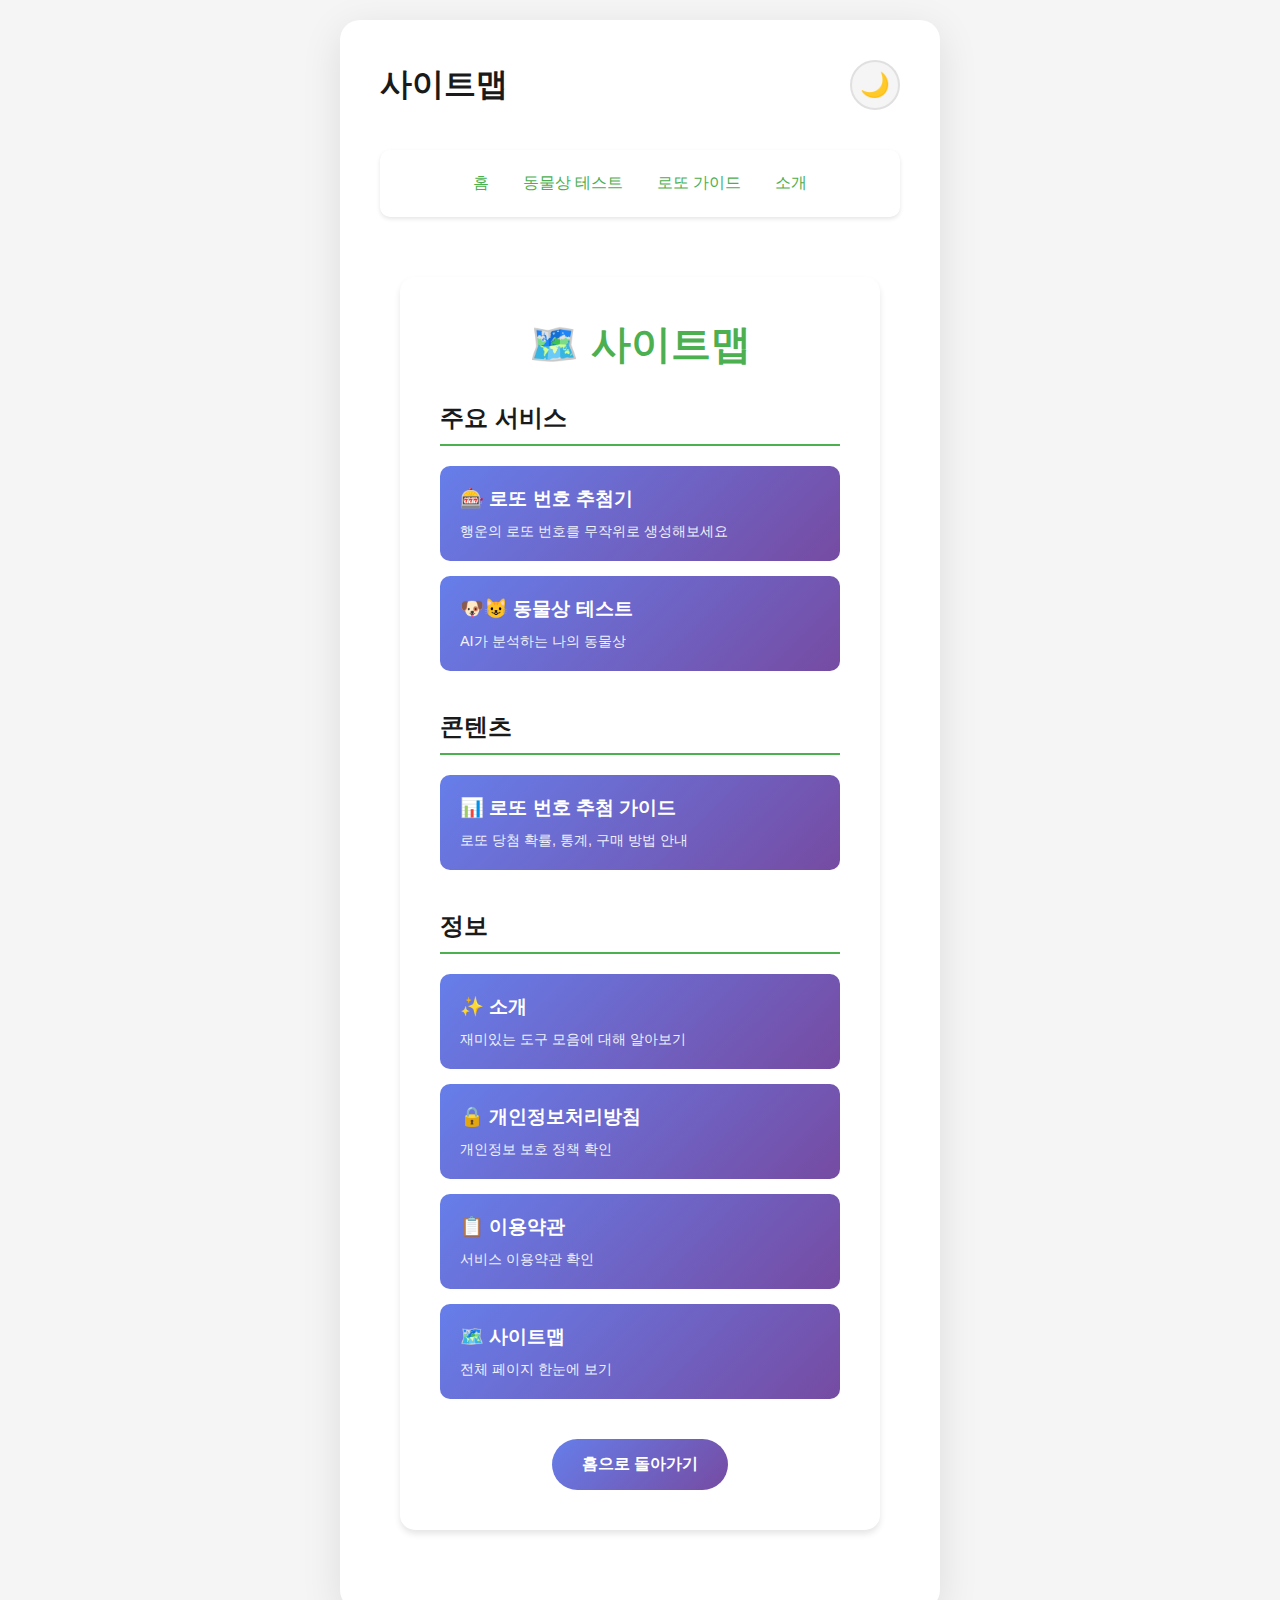
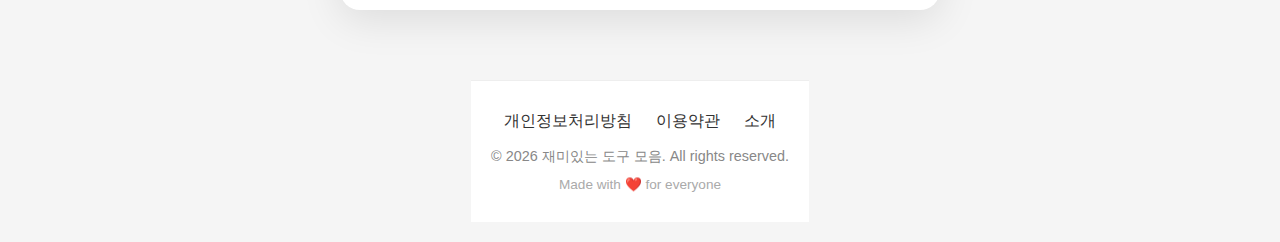
<file: sitemap.html>
<!doctype html>
<html lang="ko">
<head>
  <meta charset="UTF-8" />
  <meta name="viewport" content="width=device-width, initial-scale=1.0" />
  <meta name="google-adsense-account" content="ca-pub-5788486798132209">
  <title>사이트맵 | 재미있는 도구 모음</title>
  <link href='/style.css' rel='stylesheet'>
  <script async src="https://pagead2.googlesyndication.com/pagead/js/adsbygoogle.js?client=ca-pub-5788486798132209"
     crossorigin="anonymous"></script>
  <style>
    .sitemap-container {
      max-width: 900px;
      margin: 0 auto;
      padding: 40px 20px;
    }
    .sitemap-content {
      background: var(--card-bg);
      border-radius: 15px;
      padding: 40px;
      box-shadow: 0 4px 6px var(--shadow);
    }
    .sitemap-content h1 {
      font-size: 2.5rem;
      margin-bottom: 30px;
      color: var(--primary-color);
      text-align: center;
    }
    .sitemap-section {
      margin-bottom: 40px;
    }
    .sitemap-section h2 {
      font-size: 1.5rem;
      margin-bottom: 20px;
      color: var(--text-primary);
      border-bottom: 2px solid var(--primary-color);
      padding-bottom: 10px;
    }
    .sitemap-links {
      display: grid;
      grid-template-columns: repeat(auto-fit, minmax(250px, 1fr));
      gap: 15px;
    }
    .sitemap-link {
      background: linear-gradient(135deg, #667eea 0%, #764ba2 100%);
      padding: 20px;
      border-radius: 10px;
      text-decoration: none;
      color: white;
      display: block;
      transition: transform 0.2s ease, box-shadow 0.2s ease;
    }
    .sitemap-link:hover {
      transform: translateY(-3px);
      box-shadow: 0 6px 20px rgba(102, 126, 234, 0.4);
    }
    .sitemap-link h3 {
      font-size: 1.2rem;
      margin-bottom: 10px;
    }
    .sitemap-link p {
      font-size: 0.9rem;
      opacity: 0.9;
    }

    @media (max-width: 768px) {
      .sitemap-content {
        padding: 30px 20px;
      }

      .sitemap-content h1 {
        font-size: 2rem;
      }

      .sitemap-section h2 {
        font-size: 1.3rem;
      }

      .sitemap-links {
        grid-template-columns: 1fr;
      }
    }

    @media (max-width: 480px) {
      .sitemap-content {
        padding: 20px 15px;
      }

      .sitemap-content h1 {
        font-size: 1.8rem;
      }

      .sitemap-section h2 {
        font-size: 1.2rem;
      }

      .sitemap-link {
        padding: 15px;
      }

      .sitemap-link h3 {
        font-size: 1.1rem;
      }
    }
  </style>
</head>
<body>
  <div class="container">
    <header>
      <h1>사이트맵</h1>
      <button class="theme-toggle" id="themeToggle" aria-label="테마 전환">
        <span class="icon">🌙</span>
      </button>
    </header>

    <nav class="nav-menu">
      <a href="/">홈</a>
      <a href="/animal-test.html">동물상 테스트</a>
      <a href="/lotto-guide.html">로또 가이드</a>
      <a href="/about.html">소개</a>
    </nav>

    <div class="sitemap-container">
      <div class="sitemap-content">
        <h1>🗺️ 사이트맵</h1>

        <div class="sitemap-section">
          <h2>주요 서비스</h2>
          <div class="sitemap-links">
            <a href="/" class="sitemap-link">
              <h3>🎰 로또 번호 추첨기</h3>
              <p>행운의 로또 번호를 무작위로 생성해보세요</p>
            </a>
            <a href="/animal-test.html" class="sitemap-link">
              <h3>🐶😺 동물상 테스트</h3>
              <p>AI가 분석하는 나의 동물상</p>
            </a>
          </div>
        </div>

        <div class="sitemap-section">
          <h2>콘텐츠</h2>
          <div class="sitemap-links">
            <a href="/lotto-guide.html" class="sitemap-link">
              <h3>📊 로또 번호 추첨 가이드</h3>
              <p>로또 당첨 확률, 통계, 구매 방법 안내</p>
            </a>
          </div>
        </div>

        <div class="sitemap-section">
          <h2>정보</h2>
          <div class="sitemap-links">
            <a href="/about.html" class="sitemap-link">
              <h3>✨ 소개</h3>
              <p>재미있는 도구 모음에 대해 알아보기</p>
            </a>
            <a href="/privacy.html" class="sitemap-link">
              <h3>🔒 개인정보처리방침</h3>
              <p>개인정보 보호 정책 확인</p>
            </a>
            <a href="/terms.html" class="sitemap-link">
              <h3>📋 이용약관</h3>
              <p>서비스 이용약관 확인</p>
            </a>
            <a href="/sitemap.html" class="sitemap-link">
              <h3>🗺️ 사이트맵</h3>
              <p>전체 페이지 한눈에 보기</p>
            </a>
          </div>
        </div>

        <p style="text-align: center; margin-top: 40px;">
          <a href="/" style="display: inline-block; background: linear-gradient(135deg, #667eea 0%, #764ba2 100%); color: white; padding: 15px 30px; border-radius: 50px; text-decoration: none; font-weight: bold;">홈으로 돌아가기</a>
        </p>
      </div>
    </div>
  </div>

  <footer style="background: var(--card-bg, #fff); padding: 30px 20px; margin-top: 40px; text-align: center; border-top: 1px solid #eee;">
    <div style="max-width: 900px; margin: 0 auto;">
      <p style="margin-bottom: 15px;">
        <a href="/privacy.html" style="color: var(--text-color, #555); text-decoration: none; margin: 0 10px;">개인정보처리방침</a>
        <a href="/terms.html" style="color: var(--text-color, #555); text-decoration: none; margin: 0 10px;">이용약관</a>
        <a href="/about.html" style="color: var(--text-color, #555); text-decoration: none; margin: 0 10px;">소개</a>
      </p>
      <p style="color: #888; font-size: 0.9rem; margin-bottom: 10px;">
        © 2026 재미있는 도구 모음. All rights reserved.
      </p>
      <p style="color: #aaa; font-size: 0.85rem;">
        Made with ❤️ for everyone
      </p>
    </div>
  </footer>

  <script defer type="text/javascript" src="/main.js"></script>
</body>
</html>
</file>
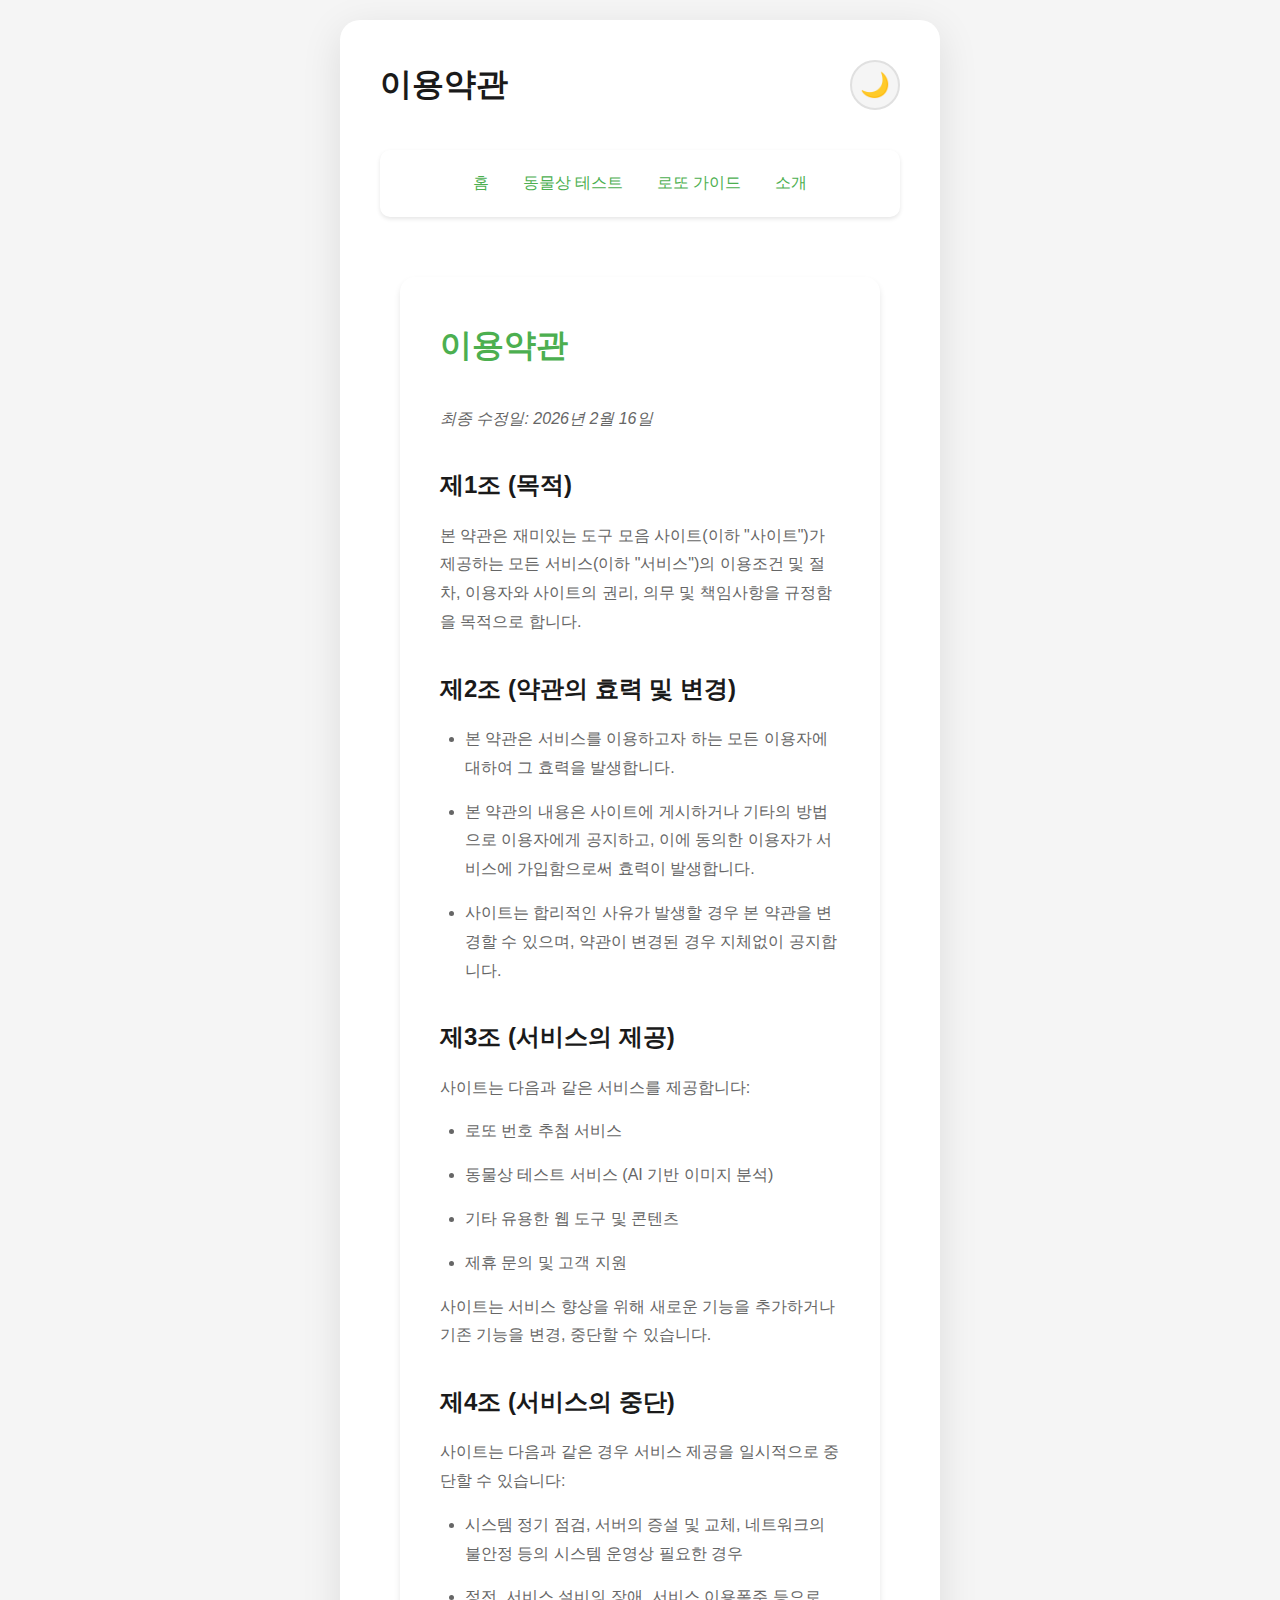
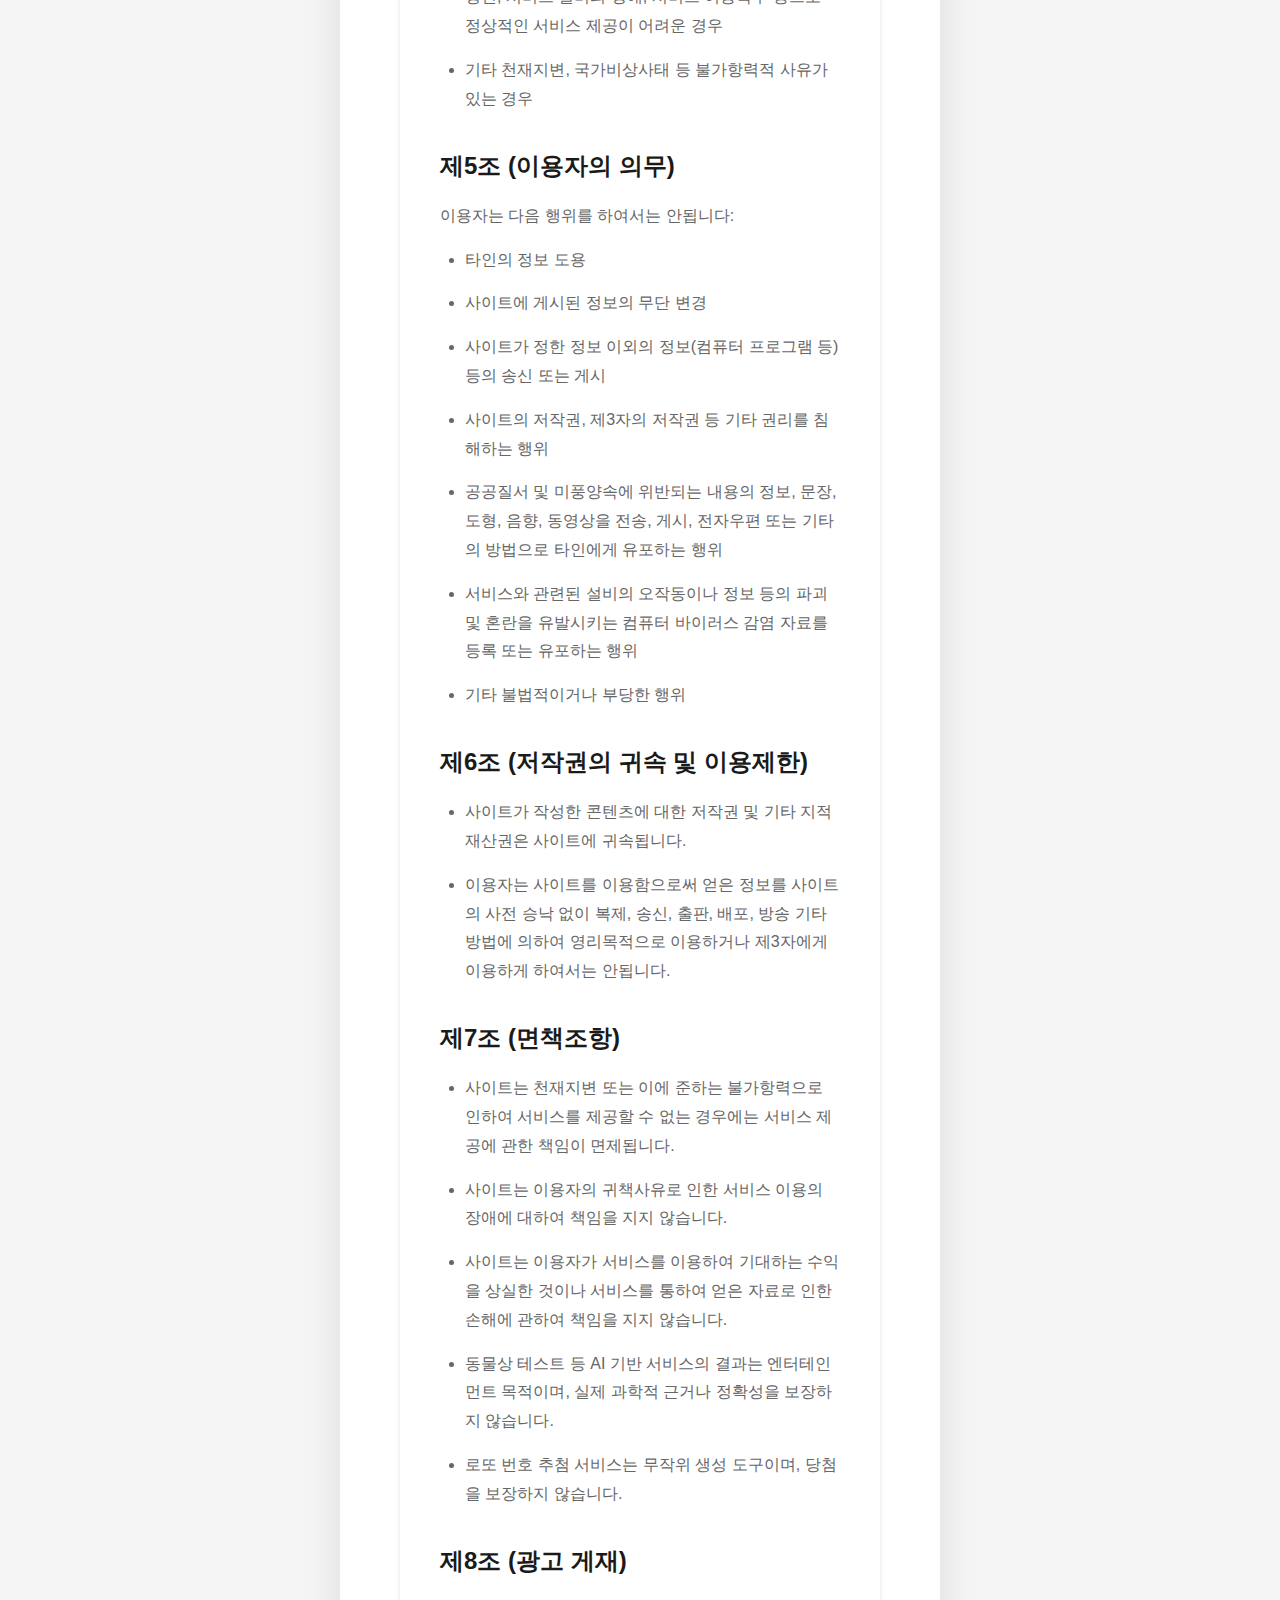
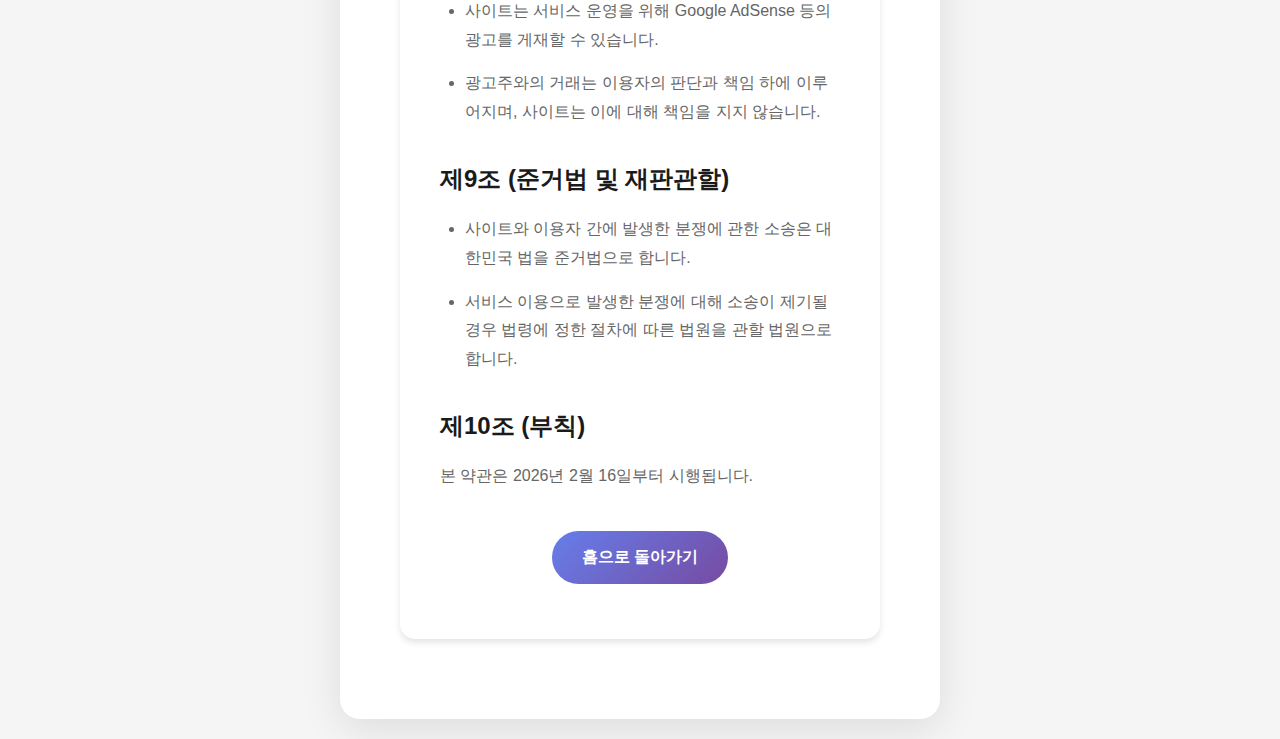
<file: terms.html>
<!doctype html>
<html lang="ko">
<head>
  <meta charset="UTF-8" />
  <meta name="viewport" content="width=device-width, initial-scale=1.0" />
  <meta name="google-adsense-account" content="ca-pub-5788486798132209">
  <title>이용약관 | 재미있는 도구 모음</title>
  <link href='/style.css' rel='stylesheet'>
  <script async src="https://pagead2.googlesyndication.com/pagead/js/adsbygoogle.js?client=ca-pub-5788486798132209"
     crossorigin="anonymous"></script>
  <style>
    .policy-container {
      max-width: 900px;
      margin: 0 auto;
      padding: 40px 20px;
    }
    .policy-content {
      background: var(--card-bg);
      border-radius: 15px;
      padding: 40px;
      box-shadow: 0 4px 6px var(--shadow);
      line-height: 1.8;
    }
    .policy-content h1 {
      font-size: 2rem;
      margin-bottom: 30px;
      color: var(--primary-color);
    }
    .policy-content h2 {
      font-size: 1.5rem;
      margin-top: 30px;
      margin-bottom: 15px;
      color: var(--text-primary);
    }
    .policy-content p, .policy-content li {
      margin-bottom: 15px;
      color: var(--text-secondary);
    }
    .policy-content ul {
      padding-left: 25px;
    }
    .last-updated {
      font-style: italic;
      color: var(--text-secondary);
      margin-bottom: 30px;
    }

    @media (max-width: 768px) {
      .policy-content {
        padding: 30px 20px;
      }

      .policy-content h1 {
        font-size: 1.7rem;
      }

      .policy-content h2 {
        font-size: 1.3rem;
      }
    }

    @media (max-width: 480px) {
      .policy-content {
        padding: 20px 15px;
      }

      .policy-content h1 {
        font-size: 1.5rem;
      }

      .policy-content h2 {
        font-size: 1.2rem;
      }
    }
  </style>
</head>
<body>
  <div class="container">
    <header>
      <h1>이용약관</h1>
      <button class="theme-toggle" id="themeToggle" aria-label="테마 전환">
        <span class="icon">🌙</span>
      </button>
    </header>

    <nav class="nav-menu">
      <a href="/">홈</a>
      <a href="/animal-test.html">동물상 테스트</a>
      <a href="/lotto-guide.html">로또 가이드</a>
      <a href="/about.html">소개</a>
    </nav>

    <div class="policy-container">
      <div class="policy-content">
        <h1>이용약관</h1>
        <p class="last-updated">최종 수정일: 2026년 2월 16일</p>

        <h2>제1조 (목적)</h2>
        <p>본 약관은 재미있는 도구 모음 사이트(이하 "사이트")가 제공하는 모든 서비스(이하 "서비스")의 이용조건 및 절차, 이용자와 사이트의 권리, 의무 및 책임사항을 규정함을 목적으로 합니다.</p>

        <h2>제2조 (약관의 효력 및 변경)</h2>
        <ul>
          <li>본 약관은 서비스를 이용하고자 하는 모든 이용자에 대하여 그 효력을 발생합니다.</li>
          <li>본 약관의 내용은 사이트에 게시하거나 기타의 방법으로 이용자에게 공지하고, 이에 동의한 이용자가 서비스에 가입함으로써 효력이 발생합니다.</li>
          <li>사이트는 합리적인 사유가 발생할 경우 본 약관을 변경할 수 있으며, 약관이 변경된 경우 지체없이 공지합니다.</li>
        </ul>

        <h2>제3조 (서비스의 제공)</h2>
        <p>사이트는 다음과 같은 서비스를 제공합니다:</p>
        <ul>
          <li>로또 번호 추첨 서비스</li>
          <li>동물상 테스트 서비스 (AI 기반 이미지 분석)</li>
          <li>기타 유용한 웹 도구 및 콘텐츠</li>
          <li>제휴 문의 및 고객 지원</li>
        </ul>
        <p>사이트는 서비스 향상을 위해 새로운 기능을 추가하거나 기존 기능을 변경, 중단할 수 있습니다.</p>

        <h2>제4조 (서비스의 중단)</h2>
        <p>사이트는 다음과 같은 경우 서비스 제공을 일시적으로 중단할 수 있습니다:</p>
        <ul>
          <li>시스템 정기 점검, 서버의 증설 및 교체, 네트워크의 불안정 등의 시스템 운영상 필요한 경우</li>
          <li>정전, 서비스 설비의 장애, 서비스 이용폭주 등으로 정상적인 서비스 제공이 어려운 경우</li>
          <li>기타 천재지변, 국가비상사태 등 불가항력적 사유가 있는 경우</li>
        </ul>

        <h2>제5조 (이용자의 의무)</h2>
        <p>이용자는 다음 행위를 하여서는 안됩니다:</p>
        <ul>
          <li>타인의 정보 도용</li>
          <li>사이트에 게시된 정보의 무단 변경</li>
          <li>사이트가 정한 정보 이외의 정보(컴퓨터 프로그램 등) 등의 송신 또는 게시</li>
          <li>사이트의 저작권, 제3자의 저작권 등 기타 권리를 침해하는 행위</li>
          <li>공공질서 및 미풍양속에 위반되는 내용의 정보, 문장, 도형, 음향, 동영상을 전송, 게시, 전자우편 또는 기타의 방법으로 타인에게 유포하는 행위</li>
          <li>서비스와 관련된 설비의 오작동이나 정보 등의 파괴 및 혼란을 유발시키는 컴퓨터 바이러스 감염 자료를 등록 또는 유포하는 행위</li>
          <li>기타 불법적이거나 부당한 행위</li>
        </ul>

        <h2>제6조 (저작권의 귀속 및 이용제한)</h2>
        <ul>
          <li>사이트가 작성한 콘텐츠에 대한 저작권 및 기타 지적재산권은 사이트에 귀속됩니다.</li>
          <li>이용자는 사이트를 이용함으로써 얻은 정보를 사이트의 사전 승낙 없이 복제, 송신, 출판, 배포, 방송 기타 방법에 의하여 영리목적으로 이용하거나 제3자에게 이용하게 하여서는 안됩니다.</li>
        </ul>

        <h2>제7조 (면책조항)</h2>
        <ul>
          <li>사이트는 천재지변 또는 이에 준하는 불가항력으로 인하여 서비스를 제공할 수 없는 경우에는 서비스 제공에 관한 책임이 면제됩니다.</li>
          <li>사이트는 이용자의 귀책사유로 인한 서비스 이용의 장애에 대하여 책임을 지지 않습니다.</li>
          <li>사이트는 이용자가 서비스를 이용하여 기대하는 수익을 상실한 것이나 서비스를 통하여 얻은 자료로 인한 손해에 관하여 책임을 지지 않습니다.</li>
          <li>동물상 테스트 등 AI 기반 서비스의 결과는 엔터테인먼트 목적이며, 실제 과학적 근거나 정확성을 보장하지 않습니다.</li>
          <li>로또 번호 추첨 서비스는 무작위 생성 도구이며, 당첨을 보장하지 않습니다.</li>
        </ul>

        <h2>제8조 (광고 게재)</h2>
        <ul>
          <li>사이트는 서비스 운영을 위해 Google AdSense 등의 광고를 게재할 수 있습니다.</li>
          <li>광고주와의 거래는 이용자의 판단과 책임 하에 이루어지며, 사이트는 이에 대해 책임을 지지 않습니다.</li>
        </ul>

        <h2>제9조 (준거법 및 재판관할)</h2>
        <ul>
          <li>사이트와 이용자 간에 발생한 분쟁에 관한 소송은 대한민국 법을 준거법으로 합니다.</li>
          <li>서비스 이용으로 발생한 분쟁에 대해 소송이 제기될 경우 법령에 정한 절차에 따른 법원을 관할 법원으로 합니다.</li>
        </ul>

        <h2>제10조 (부칙)</h2>
        <p>본 약관은 2026년 2월 16일부터 시행됩니다.</p>

        <p style="margin-top: 40px; text-align: center;">
          <a href="/" style="display: inline-block; background: linear-gradient(135deg, #667eea 0%, #764ba2 100%); color: white; padding: 12px 30px; border-radius: 50px; text-decoration: none; font-weight: bold;">홈으로 돌아가기</a>
        </p>
      </div>
    </div>
  </div>

  <script defer type="text/javascript" src="/main.js"></script>
</body>
</html>
</file>
<file: style.css>
/* CSS Variables for Light and Dark Themes */
:root {
  --bg-primary: #f5f5f5;
  --bg-secondary: #ffffff;
  --text-primary: #1a1a1a;
  --text-secondary: #666666;
  --accent: #4a90e2;
  --accent-hover: #357abd;
  --border: #e0e0e0;
  --shadow: rgba(0, 0, 0, 0.1);
  --number-bg: linear-gradient(135deg, #667eea 0%, #764ba2 100%);

  /* Additional variables for consistency */
  --primary-color: #4CAF50;
  --card-bg: #ffffff;
  --text-color: #333333;
  --border-color: #e0e0e0;
  --footer-text: #666666;
  --footer-text-light: #999999;
}

[data-theme="dark"] {
  --bg-primary: #1a1a1a;
  --bg-secondary: #2d2d2d;
  --text-primary: #f5f5f5;
  --text-secondary: #b0b0b0;
  --accent: #64b5f6;
  --accent-hover: #42a5f5;
  --border: #404040;
  --shadow: rgba(0, 0, 0, 0.3);
  --number-bg: linear-gradient(135deg, #f093fb 0%, #f5576c 100%);

  /* Additional variables for dark mode */
  --primary-color: #66BB6A;
  --card-bg: #2d2d2d;
  --text-color: #e0e0e0;
  --border-color: #404040;
  --footer-text: #b0b0b0;
  --footer-text-light: #888888;
}

/* Reset and Base Styles */
* {
  margin: 0;
  padding: 0;
  box-sizing: border-box;
}

body {
  font-family: -apple-system, BlinkMacSystemFont, 'Segoe UI', Roboto, 'Helvetica Neue', Arial, sans-serif;
  background-color: var(--bg-primary);
  color: var(--text-primary);
  min-height: 100vh;
  display: flex;
  flex-direction: column;
  align-items: center;
  justify-content: center;
  gap: 30px;
  transition: background-color 0.3s ease, color 0.3s ease;
  padding: 20px;
}

.container {
  max-width: 600px;
  width: 100%;
  background-color: var(--bg-secondary);
  border-radius: 20px;
  box-shadow: 0 10px 40px var(--shadow);
  padding: 40px;
  transition: background-color 0.3s ease, box-shadow 0.3s ease;
}

/* Header */
header {
  display: flex;
  justify-content: space-between;
  align-items: center;
  margin-bottom: 40px;
}

h1 {
  font-size: 2rem;
  font-weight: 700;
  color: var(--text-primary);
  transition: color 0.3s ease;
}

.theme-toggle {
  background: var(--bg-primary);
  border: 2px solid var(--border);
  border-radius: 50%;
  width: 50px;
  height: 50px;
  display: flex;
  align-items: center;
  justify-content: center;
  cursor: pointer;
  transition: all 0.3s ease;
  font-size: 1.5rem;
}

.theme-toggle:hover {
  transform: scale(1.1);
  border-color: var(--accent);
}

.theme-toggle:active {
  transform: scale(0.95);
}

/* Main Content */
main {
  text-align: center;
}

.lottery-display {
  margin-bottom: 40px;
  padding: 40px 20px;
  background: var(--bg-primary);
  border-radius: 15px;
  transition: background-color 0.3s ease;
}

.number-placeholder {
  display: flex;
  justify-content: center;
  gap: 15px;
  flex-wrap: wrap;
}

.number-placeholder span,
.lottery-number {
  width: 60px;
  height: 60px;
  border-radius: 50%;
  display: flex;
  align-items: center;
  justify-content: center;
  font-size: 1.5rem;
  font-weight: 700;
  background: var(--border);
  color: var(--text-secondary);
  transition: all 0.3s ease;
}

.lottery-numbers {
  display: flex;
  justify-content: center;
  gap: 15px;
  flex-wrap: wrap;
}

.lottery-number {
  background: var(--number-bg);
  color: white;
  animation: popIn 0.5s ease backwards;
}

.lottery-number:nth-child(1) { animation-delay: 0.1s; }
.lottery-number:nth-child(2) { animation-delay: 0.2s; }
.lottery-number:nth-child(3) { animation-delay: 0.3s; }
.lottery-number:nth-child(4) { animation-delay: 0.4s; }
.lottery-number:nth-child(5) { animation-delay: 0.5s; }
.lottery-number:nth-child(6) { animation-delay: 0.6s; }

@keyframes popIn {
  0% {
    opacity: 0;
    transform: scale(0);
  }
  50% {
    transform: scale(1.2);
  }
  100% {
    opacity: 1;
    transform: scale(1);
  }
}

.generate-btn {
  width: 100%;
  padding: 18px 40px;
  font-size: 1.2rem;
  font-weight: 600;
  color: white;
  background: var(--accent);
  border: none;
  border-radius: 12px;
  cursor: pointer;
  transition: all 0.3s ease;
  margin-bottom: 20px;
  box-shadow: 0 4px 15px rgba(74, 144, 226, 0.3);
}

.generate-btn:hover {
  background: var(--accent-hover);
  transform: translateY(-2px);
  box-shadow: 0 6px 20px rgba(74, 144, 226, 0.4);
}

.generate-btn:active {
  transform: translateY(0);
}

.generate-btn:disabled {
  opacity: 0.6;
  cursor: not-allowed;
  transform: none;
}

.info {
  margin-top: 20px;
}

.info p {
  color: var(--text-secondary);
  font-size: 0.9rem;
  line-height: 1.6;
}

/* Partnership Form Styles */
.form-container {
  margin-top: 30px;
}

.partnership-section h2 {
  font-size: 1.8rem;
  margin-bottom: 10px;
  color: var(--text-primary);
}

.form-description {
  color: var(--text-secondary);
  font-size: 0.95rem;
  margin-bottom: 30px;
  line-height: 1.6;
}

.form-group {
  margin-bottom: 20px;
}

.form-group label {
  display: block;
  margin-bottom: 8px;
  font-weight: 600;
  color: var(--text-primary);
  font-size: 0.95rem;
}

.form-group input,
.form-group textarea {
  width: 100%;
  padding: 12px 16px;
  border: 2px solid var(--border);
  border-radius: 8px;
  background-color: var(--bg-primary);
  color: var(--text-primary);
  font-size: 1rem;
  font-family: inherit;
  transition: all 0.3s ease;
}

.form-group input:focus,
.form-group textarea:focus {
  outline: none;
  border-color: var(--accent);
  background-color: var(--bg-secondary);
}

.form-group textarea {
  resize: vertical;
  min-height: 120px;
}

.form-group input::placeholder,
.form-group textarea::placeholder {
  color: var(--text-secondary);
  opacity: 0.7;
}

.submit-btn {
  width: 100%;
  padding: 16px 40px;
  font-size: 1.1rem;
  font-weight: 600;
  color: white;
  background: linear-gradient(135deg, #667eea 0%, #764ba2 100%);
  border: none;
  border-radius: 12px;
  cursor: pointer;
  transition: all 0.3s ease;
  margin-top: 10px;
  box-shadow: 0 4px 15px rgba(102, 126, 234, 0.4);
}

.submit-btn:hover {
  transform: translateY(-2px);
  box-shadow: 0 6px 20px rgba(102, 126, 234, 0.5);
}

.submit-btn:active {
  transform: translateY(0);
}

.submit-btn:disabled {
  opacity: 0.6;
  cursor: not-allowed;
  transform: none;
}

.form-status {
  margin-top: 15px;
  padding: 12px;
  border-radius: 8px;
  text-align: center;
  font-size: 0.95rem;
  display: none;
}

.form-status.success {
  display: block;
  background-color: #d4edda;
  color: #155724;
  border: 1px solid #c3e6cb;
}

.form-status.error {
  display: block;
  background-color: #f8d7da;
  color: #721c24;
  border: 1px solid #f5c6cb;
}

[data-theme="dark"] .form-status.success {
  background-color: #1e4620;
  color: #a3cfbb;
  border-color: #2d5a2e;
}

[data-theme="dark"] .form-status.error {
  background-color: #4a1c1c;
  color: #f5b7b1;
  border-color: #6b2c2c;
}

/* Comments Section Styles */
.comments-container {
  margin-top: 30px;
  margin-bottom: 30px;
}

.comments-section h2 {
  font-size: 1.8rem;
  margin-bottom: 10px;
  color: var(--text-primary);
}

.comments-description {
  color: var(--text-secondary);
  font-size: 0.95rem;
  margin-bottom: 25px;
  line-height: 1.6;
}

#disqus_thread {
  margin-top: 20px;
}

/* Disqus iframe styling for better theme integration */
#disqus_thread iframe {
  border-radius: 8px;
}

/* Navigation Styles */
.nav-menu {
  background: var(--card-bg);
  padding: 15px;
  border-radius: 10px;
  margin-bottom: 20px;
  box-shadow: 0 2px 4px var(--shadow);
  display: flex;
  flex-wrap: wrap;
  justify-content: center;
  align-items: center;
  gap: 10px;
}

.nav-menu a {
  color: var(--primary-color);
  text-decoration: none;
  font-weight: 500;
  padding: 8px 12px;
  border-radius: 6px;
  transition: all 0.2s ease;
  white-space: nowrap;
}

.nav-menu a:hover {
  background: var(--bg-primary);
  text-decoration: none;
}

.nav-menu a:active {
  transform: scale(0.95);
}

/* Footer Styles */
footer {
  background: var(--card-bg);
  padding: 30px 20px;
  margin-top: 40px;
  text-align: center;
  border-top: 1px solid var(--border);
}

footer a {
  color: var(--footer-text);
  text-decoration: none;
  margin: 0 10px;
  transition: color 0.2s ease;
}

footer a:hover {
  color: var(--primary-color);
}

footer .footer-copyright {
  color: var(--footer-text);
  font-size: 0.9rem;
  margin-bottom: 10px;
}

footer .footer-tagline {
  color: var(--footer-text-light);
  font-size: 0.85rem;
}

/* Responsive Design */
@media (max-width: 768px) {
  .nav-menu {
    padding: 10px;
    gap: 8px;
  }

  .nav-menu a {
    font-size: 0.9rem;
    padding: 6px 10px;
  }

  footer {
    padding: 20px 15px;
  }

  footer a {
    display: inline-block;
    margin: 5px 8px;
  }
}

@media (max-width: 480px) {
  .container {
    padding: 30px 20px;
  }

  h1 {
    font-size: 1.5rem;
  }

  .partnership-section h2,
  .comments-section h2 {
    font-size: 1.5rem;
  }

  .lottery-number,
  .number-placeholder span {
    width: 50px;
    height: 50px;
    font-size: 1.2rem;
  }

  .generate-btn,
  .submit-btn {
    font-size: 1rem;
    padding: 15px 30px;
  }

  .nav-menu {
    gap: 6px;
    padding: 8px;
  }

  .nav-menu a {
    font-size: 0.85rem;
    padding: 5px 8px;
  }
}
</file>
